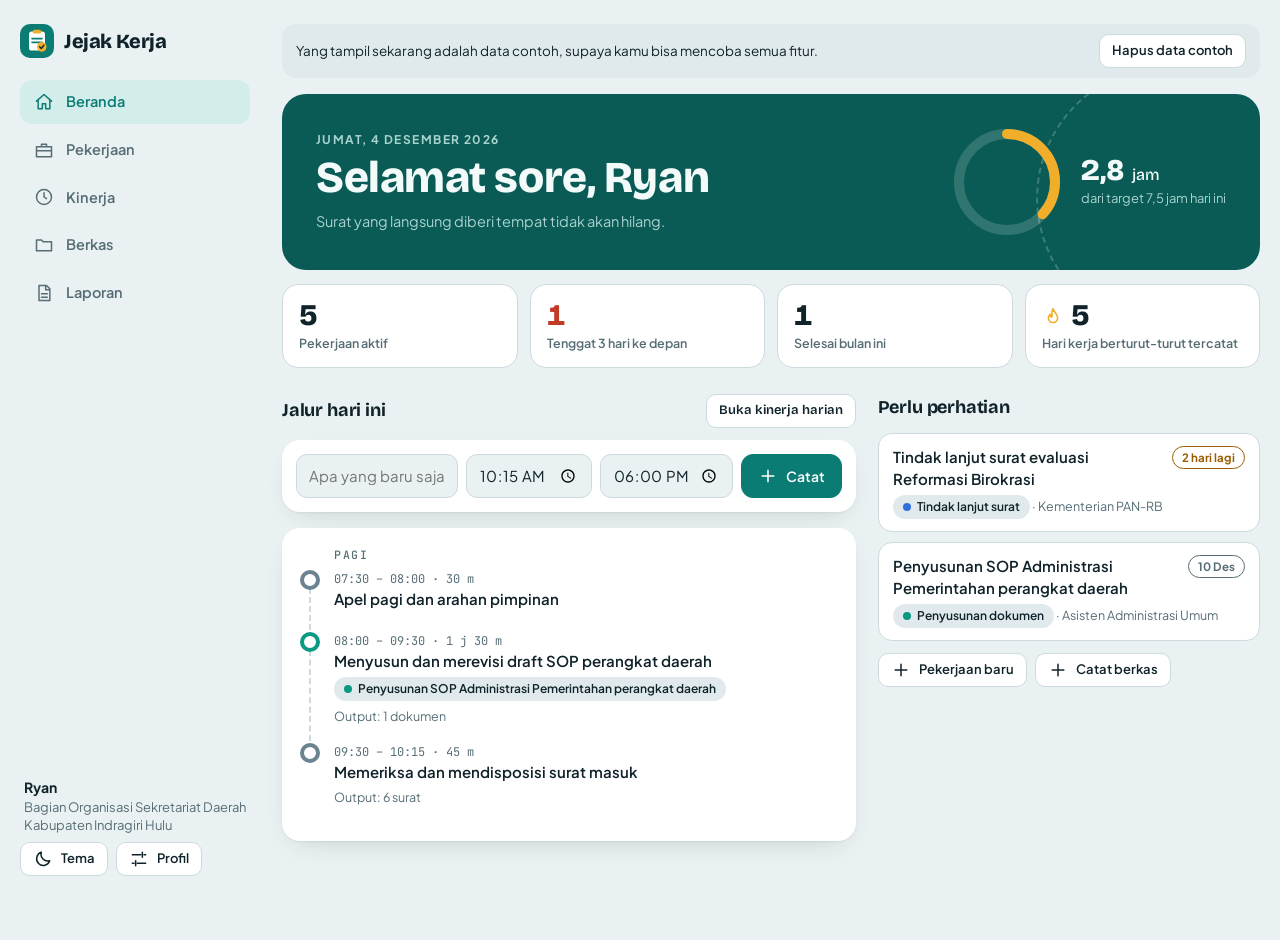
<file: Jejak-Kerja.html>
<!doctype html>
<html lang="id">
<head>
<meta charset="utf-8">
<meta name="viewport" content="width=device-width,initial-scale=1,viewport-fit=cover">
<style>:root{color-scheme:light;padding-top:env(safe-area-inset-top,0px);padding-bottom:env(safe-area-inset-bottom,0px)}[hidden]{display:none!important}img{max-width:100%}</style>
<title>Jejak Kerja</title>
<meta name="claude:viewport-fit-sides" content="cover">
<meta name="theme-color" content="#0A7C74">
<meta name="mobile-web-app-capable" content="yes">
<meta name="apple-mobile-web-app-capable" content="yes">
<meta name="apple-mobile-web-app-title" content="Jejak Kerja">
<meta name="apple-mobile-web-app-status-bar-style" content="default">
<link rel="icon" type="image/png" href="[data-uri]">
<link rel="apple-touch-icon" href="[data-uri]">
<link rel="preconnect" href="https://fonts.googleapis.com">
<link rel="preconnect" href="https://fonts.gstatic.com" crossorigin>
<link rel="stylesheet" href="https://fonts.googleapis.com/css2?family=Bricolage+Grotesque:opsz,wght@12..96,600..800&family=JetBrains+Mono:wght@400;500&family=Plus+Jakarta+Sans:wght@400..700&display=swap">
<style>
/* Layout: sidebar + konten di desktop, tab bawah di ponsel. Hero teal pekat sebagai satu-satunya blok bold; sisanya tenang.
   Motif "jejak": garis putus-putus bernoda di linimasa hari ini. */
:root{
  --bg:#EAF1F2; --surface:#FFFFFF; --surface2:#E0EAEC; --ink:#10232A; --muted:#566D75; --line:#CCDADD;
  --accent:#0A7C74; --accent-ink:#FFFFFF; --accent-soft:#D3EDEA;
  --hero:#0A5A55; --hero-ink:#F2FBFA; --hero-muted:#A9D3CF;
  --sun:#F0AE2B; --sun-ink:#3A2900;
  --bad:#C23B27; --good:#23794A; --warn:#9A5F06;
  --c-surat:#2F6FDE; --c-dokumen:#0A9A84; --c-rapat:#D9822B; --c-monev:#8A5CD6; --c-dinas:#D64F7A; --c-lain:#6B8290;
  --shadow:0 1px 2px rgba(16,35,42,.06),0 10px 28px -14px rgba(16,35,42,.22);
  --f-display:'Bricolage Grotesque','Segoe UI',system-ui,sans-serif;
  --f-body:'Plus Jakarta Sans','Segoe UI',system-ui,-apple-system,sans-serif;
  --f-mono:'JetBrains Mono',ui-monospace,SFMono-Regular,Menlo,Consolas,monospace;
}
@media (prefers-color-scheme:dark){:root:not([data-theme="light"]){
  --bg:#0B181C; --surface:#12252A; --surface2:#1A3036; --ink:#E5F0F0; --muted:#8CA7AD; --line:#26414A;
  --accent:#3CC4B6; --accent-ink:#06201D; --accent-soft:#17413F;
  --hero:#0F3B3A; --hero-ink:#EAF8F6; --hero-muted:#8FC3BE;
  --sun:#F5C04F; --sun-ink:#3A2900;
  --bad:#FF8A73; --good:#5CD08C; --warn:#F2B552;
  --c-surat:#6C9BFF; --c-dokumen:#3CC4B6; --c-rapat:#F2A24D; --c-monev:#B08CFF; --c-dinas:#FF7FA6; --c-lain:#93A9B4;
  --shadow:0 1px 2px rgba(0,0,0,.3),0 10px 28px -14px rgba(0,0,0,.6);
  color-scheme:dark}}
:root[data-theme="dark"]{
  --bg:#0B181C; --surface:#12252A; --surface2:#1A3036; --ink:#E5F0F0; --muted:#8CA7AD; --line:#26414A;
  --accent:#3CC4B6; --accent-ink:#06201D; --accent-soft:#17413F;
  --hero:#0F3B3A; --hero-ink:#EAF8F6; --hero-muted:#8FC3BE;
  --sun:#F5C04F; --sun-ink:#3A2900;
  --bad:#FF8A73; --good:#5CD08C; --warn:#F2B552;
  --c-surat:#6C9BFF; --c-dokumen:#3CC4B6; --c-rapat:#F2A24D; --c-monev:#B08CFF; --c-dinas:#FF7FA6; --c-lain:#93A9B4;
  --shadow:0 1px 2px rgba(0,0,0,.3),0 10px 28px -14px rgba(0,0,0,.6);
  color-scheme:dark}

*{box-sizing:border-box}
html{-webkit-text-size-adjust:100%}
body{margin:0;background:var(--bg);color:var(--ink);font-family:var(--f-body);font-size:15px;line-height:1.5;
  padding-left:max(16px,env(safe-area-inset-left,0px));padding-right:max(16px,env(safe-area-inset-right,0px));
  padding-block:0 96px;min-height:100%}
button,input,select,textarea{font:inherit;color:inherit}
button{cursor:pointer}
a{color:var(--accent)}
h1,h2,h3{font-family:var(--f-display);margin:0;text-wrap:balance;letter-spacing:-.01em}
:focus-visible{outline:2px solid var(--accent);outline-offset:2px}
.ic{width:20px;height:20px;fill:none;stroke:currentColor;stroke-width:1.8;stroke-linecap:round;stroke-linejoin:round;flex:none}
.mono{font-family:var(--f-mono);font-variant-numeric:tabular-nums}
.muted{color:var(--muted)}
.sr{position:absolute;width:1px;height:1px;overflow:hidden;clip:rect(0 0 0 0)}

/* ---- kerangka ---- */
.app{max-width:1240px;margin:0 auto;display:grid;grid-template-columns:1fr;gap:0}
.side{display:none}
.top{position:sticky;top:env(safe-area-inset-top,0px);z-index:20;display:flex;align-items:center;justify-content:space-between;
  gap:12px;padding:12px 0;background:var(--bg)}
.brand{display:flex;align-items:center;gap:10px;font-family:var(--f-display);font-weight:800;font-size:20px;letter-spacing:-.02em}
.brand svg{width:34px;height:34px;border-radius:10px;flex:none}
.top-actions{display:flex;gap:6px}
.iconbtn{width:40px;height:40px;border-radius:12px;border:1px solid var(--line);background:var(--surface);display:grid;place-items:center}
.iconbtn:hover{background:var(--surface2)}
.main{min-width:0;padding-bottom:24px}
.tabbar{position:fixed;left:0;right:0;bottom:0;z-index:30;display:grid;grid-template-columns:repeat(5,1fr);gap:2px;
  background:var(--surface);border-top:1px solid var(--line);
  padding:6px max(10px,env(safe-area-inset-right,0px)) calc(6px + env(safe-area-inset-bottom,0px)) max(10px,env(safe-area-inset-left,0px))}
.tab{display:flex;flex-direction:column;align-items:center;gap:2px;padding:6px 2px;border-radius:12px;text-decoration:none;color:var(--muted);font-size:11px;font-weight:600}
.tab[aria-current="page"]{color:var(--accent);background:var(--accent-soft)}

@media (min-width:900px){
  body{padding-bottom:40px}
  .app{grid-template-columns:230px minmax(0,1fr);gap:32px}
  .top,.tabbar{display:none}
  .side{display:flex;flex-direction:column;gap:22px;position:sticky;top:env(safe-area-inset-top,0px);align-self:start;padding:24px 0;height:100vh;max-height:100dvh}
  .side nav{display:grid;gap:4px}
  .side .tab{flex-direction:row;gap:12px;padding:11px 14px;font-size:14.5px}
  .side .foot{margin-top:auto;display:grid;gap:8px}
  .main{padding-top:24px}
}
.side .who{font-size:13px;color:var(--muted);line-height:1.4;padding:0 4px}
.side .who b{display:block;color:var(--ink);font-size:14px}

/* ---- umum ---- */
.page-head{display:flex;flex-wrap:wrap;align-items:flex-end;justify-content:space-between;gap:12px;margin:8px 0 18px}
.page-head h1{font-size:clamp(26px,5vw,34px);font-weight:800}
.page-head p{margin:4px 0 0;color:var(--muted);max-width:60ch}
.btn{display:inline-flex;align-items:center;justify-content:center;gap:8px;min-height:42px;padding:0 16px;border-radius:12px;border:1px solid var(--line);
  background:var(--surface);font-weight:600;font-size:14px;text-decoration:none;color:var(--ink)}
.btn:hover{background:var(--surface2)}
.btn.primary{background:var(--accent);border-color:var(--accent);color:var(--accent-ink)}
.btn.primary:hover{filter:brightness(1.08)}
.btn.danger{color:var(--bad)}
.btn.sm{min-height:34px;padding:0 12px;font-size:13px;border-radius:10px}
.btn.sun{background:var(--sun);border-color:var(--sun);color:var(--sun-ink)}
.row{display:flex;flex-wrap:wrap;gap:8px;align-items:center}
.card{background:var(--surface);border-radius:18px;box-shadow:var(--shadow)}
.section{margin-top:26px}
.section>h2{font-size:18px;font-weight:700;margin-bottom:12px;display:flex;align-items:center;justify-content:space-between;gap:10px}
.chip{display:inline-flex;align-items:center;gap:6px;padding:3px 10px;border-radius:999px;background:var(--surface2);font-size:12px;font-weight:600;color:var(--ink);max-width:100%}
.chip i{width:8px;height:8px;border-radius:50%;background:var(--dot,var(--c-lain));flex:none}
.chip span{overflow:hidden;text-overflow:ellipsis;white-space:nowrap}
.pill{display:inline-flex;align-items:center;padding:2px 9px;border-radius:999px;font-size:11.5px;font-weight:700;border:1px solid currentColor;white-space:nowrap}
.pill.baru{color:var(--muted)} .pill.proses{color:var(--accent)} .pill.menunggu{color:var(--warn)} .pill.selesai{color:var(--good)}
.pill.bad{color:var(--bad)} .pill.warn{color:var(--warn)} .pill.ok{color:var(--muted)}
.empty{padding:28px 18px;text-align:center;color:var(--muted);border:1.5px dashed var(--line);border-radius:16px}
.empty b{display:block;color:var(--ink);font-family:var(--f-display);font-size:17px;margin-bottom:4px}
.banner{display:flex;flex-wrap:wrap;align-items:center;justify-content:space-between;gap:10px;margin-bottom:16px;padding:10px 14px;border-radius:14px;background:var(--surface2);font-size:13.5px}

/* ---- beranda ---- */
.hero{background:var(--hero);color:var(--hero-ink);border-radius:24px;padding:24px;display:grid;gap:20px;grid-template-columns:1fr;align-items:center;position:relative;overflow:hidden}
.hero::after{content:"";position:absolute;right:-40px;bottom:-60px;width:260px;height:260px;border-radius:50%;border:2px dashed color-mix(in srgb,var(--hero-ink) 22%,transparent);pointer-events:none}
.hero .eyebrow{font-size:12px;letter-spacing:.12em;text-transform:uppercase;color:var(--hero-muted);font-weight:700}
.hero h1{font-size:clamp(28px,6vw,44px);font-weight:800;line-height:1.05;margin:6px 0 10px}
.hero p{margin:0;color:var(--hero-muted);max-width:46ch;font-size:14.5px}
.ring{display:flex;align-items:center;gap:16px;position:relative;z-index:1}
.ring svg{width:116px;height:116px;flex:none}
.ring .num{font-family:var(--f-display);font-weight:800;font-size:30px;line-height:1}
.ring .sub{font-size:13px;color:var(--hero-muted);margin-top:4px}
@media (min-width:700px){.hero{grid-template-columns:1fr auto;padding:30px 34px}}
.tiles{display:grid;grid-template-columns:repeat(auto-fit,minmax(150px,1fr));gap:12px;margin-top:14px}
.tile{background:var(--surface);border:1px solid var(--line);border-radius:16px;padding:14px 16px;display:grid;gap:2px;text-align:left}
.tile .v{font-family:var(--f-display);font-weight:800;font-size:30px;line-height:1.1;font-variant-numeric:tabular-nums}
.tile .l{font-size:12.5px;color:var(--muted);font-weight:600}
.tile.hot .v{color:var(--bad)}
.tile .v .ic{width:22px;height:22px;color:var(--sun);vertical-align:-3px}
.two{display:grid;gap:22px;grid-template-columns:1fr}
@media (min-width:1000px){.two{grid-template-columns:minmax(0,1.5fr) minmax(0,1fr)}}
.quick{display:grid;grid-template-columns:1fr;gap:8px;padding:14px;margin-bottom:16px}
.quick .qrow{display:grid;grid-template-columns:1fr 1fr auto;gap:8px}
@media (min-width:560px){.quick{grid-template-columns:1fr auto auto auto}.quick .qrow{display:contents}}
.trail{position:relative;margin:0;padding:0;list-style:none;display:grid;gap:0}
.band{font-family:var(--f-mono);font-size:11.5px;letter-spacing:.14em;text-transform:uppercase;color:var(--muted);font-weight:500;margin:14px 0 4px 34px}
.band:first-child{margin-top:0}
.node{position:relative;display:grid;grid-template-columns:28px 1fr;gap:6px;padding:0 0 14px}
.node::before{content:"";position:absolute;left:9px;top:20px;bottom:0;border-left:2px dashed var(--line)}
.node:last-child::before{display:none}
.node .dot{width:20px;height:20px;border-radius:50%;background:var(--surface);border:4px solid var(--dot,var(--c-lain));margin-top:2px;z-index:1}
.node .body{min-width:0;padding:2px 0}
.node .t,.node .u,.node .meta{display:block}
.node .meta{display:flex}
.node .t{font-family:var(--f-mono);font-size:12px;color:var(--muted)}
.node .u{font-weight:600;overflow-wrap:anywhere}
.node .meta{display:flex;flex-wrap:wrap;gap:6px;margin-top:4px;align-items:center;font-size:12.5px;color:var(--muted)}
.node button.edit{all:unset;cursor:pointer;display:block;width:100%}
.node button.edit:focus-visible{outline:2px solid var(--accent);outline-offset:3px;border-radius:6px}
.hint{margin:0 0 0 34px;color:var(--muted);font-size:13px;padding-bottom:10px}
.alist{display:grid;gap:10px}
.aitem{display:grid;grid-template-columns:1fr auto;gap:4px 10px;padding:12px 14px;border:1px solid var(--line);border-radius:14px;background:var(--surface);text-align:left;width:100%}
.aitem:hover{background:var(--surface2)}
.aitem .n{font-weight:600;overflow-wrap:anywhere}
.aitem .s{grid-column:1/-1;font-size:12.5px;color:var(--muted)}

/* ---- pekerjaan ---- */
.toolbar{display:flex;flex-wrap:wrap;gap:10px;align-items:center;margin-bottom:14px}
.search{position:relative;flex:1 1 220px;min-width:0}
.search .ic{position:absolute;left:12px;top:11px;color:var(--muted);width:18px;height:18px}
.search input{padding-left:38px}
.filters{display:flex;gap:6px;overflow-x:auto;padding-bottom:4px;margin-bottom:14px;scrollbar-width:thin}
.fchip{border:1px solid var(--line);background:var(--surface);border-radius:999px;padding:6px 14px;font-size:13px;font-weight:600;white-space:nowrap;color:var(--muted)}
.fchip[aria-pressed="true"]{background:var(--ink);color:var(--bg);border-color:var(--ink)}
.fchip b{font-family:var(--f-mono);font-weight:500;margin-left:4px;opacity:.8}
.grid{display:grid;grid-template-columns:repeat(auto-fill,minmax(min(100%,310px),1fr));gap:14px}
.wcard{padding:16px;display:grid;gap:10px;align-content:start;position:relative;border:1px solid transparent}
.wcard:hover{border-color:var(--line)}
.wcard.done{opacity:.72}
.wcard .top2{display:flex;justify-content:space-between;align-items:center;gap:8px}
.wcard h3{font-size:17px;font-weight:700;line-height:1.25;overflow-wrap:anywhere}
.wcard h3 button{all:unset;cursor:pointer}
.wcard h3 button:focus-visible{outline:2px solid var(--accent);outline-offset:3px;border-radius:4px}
.wcard h3 button::after{content:"";position:absolute;inset:0;border-radius:18px}
.wcard .sub{font-size:13px;color:var(--muted);overflow-wrap:anywhere}
.checkbtn{position:relative;z-index:2;width:30px;height:30px;border-radius:50%;border:2px solid var(--line);background:var(--surface);display:grid;place-items:center;color:transparent;flex:none}
.checkbtn:hover{border-color:var(--good);color:var(--good)}
.checkbtn.on{background:var(--good);border-color:var(--good);color:#fff}
.bar{height:6px;border-radius:99px;background:var(--surface2);overflow:hidden}
.bar>i{display:block;height:100%;background:var(--accent);border-radius:99px}
.wfoot{display:flex;flex-wrap:wrap;gap:8px;align-items:center;font-size:12.5px;color:var(--muted)}
.wfoot .sp{flex:1}
.prio{font-size:11px;font-weight:800;letter-spacing:.06em;text-transform:uppercase;color:var(--bad)}
.prio.p{color:var(--warn)}

/* ---- kinerja ---- */
.week{display:grid;grid-template-columns:repeat(7,minmax(0,1fr));gap:6px;margin-bottom:16px}
.wd{border:1px solid var(--line);background:var(--surface);border-radius:14px;padding:8px 2px 8px;display:grid;justify-items:center;gap:4px;font-size:11px;color:var(--muted);font-weight:600}
.wd b{font-family:var(--f-display);font-size:18px;color:var(--ink);line-height:1}
.wd .meter{width:60%;max-width:34px;height:30px;border-radius:6px;background:var(--surface2);display:flex;align-items:flex-end;overflow:hidden}
.wd .meter i{display:block;width:100%;background:var(--accent)}
.wd[aria-current="date"]{border-color:var(--accent);background:var(--accent-soft)}
.wd.we{opacity:.7}
.datebar{display:flex;flex-wrap:wrap;gap:8px;align-items:center;margin-bottom:14px}
.datebar .grow{flex:1}
.tpl{display:flex;gap:6px;overflow-x:auto;padding-bottom:4px;margin:10px 0 16px}
.totals{display:flex;flex-wrap:wrap;gap:14px;align-items:center;padding:12px 16px;border-radius:14px;background:var(--surface2);margin-top:6px;font-size:13.5px}
.totals b{font-family:var(--f-mono);font-weight:500;font-size:15px}
.lrow{display:grid;grid-template-columns:auto 1fr;gap:4px 14px;padding:14px 16px;border-bottom:1px solid var(--line);width:100%;text-align:left;background:none;border-left:0;border-right:0;border-top:0}
.lrow:last-child{border-bottom:0}
.lrow:hover{background:var(--surface2)}
.lrow .tm{font-family:var(--f-mono);font-size:13px;color:var(--muted);grid-row:span 2;padding-top:2px;white-space:nowrap}
.lrow .tm small{display:block;font-size:11.5px;opacity:.85}
.lrow .tx{font-weight:600;overflow-wrap:anywhere}
.lrow .mt{display:flex;flex-wrap:wrap;gap:6px;align-items:center;font-size:12.5px;color:var(--muted)}

/* ---- berkas ---- */
.frow{display:grid;grid-template-columns:40px 1fr auto;gap:12px;align-items:center;padding:12px 14px;border-bottom:1px solid var(--line)}
.frow:last-child{border-bottom:0}
.ficon{width:40px;height:40px;border-radius:12px;background:var(--surface2);display:grid;place-items:center;color:var(--accent)}
.fmain{min-width:0}
.fmain .n{font-weight:600;overflow-wrap:anywhere}
.fmain .m{font-size:12.5px;color:var(--muted);overflow-wrap:anywhere}
.fact{display:flex;gap:6px;flex-wrap:wrap;justify-content:flex-end}

/* ---- laporan ---- */
.rlayout{display:grid;gap:18px;grid-template-columns:1fr}
@media (min-width:1000px){.rlayout{grid-template-columns:290px minmax(0,1fr);align-items:start}}
.panel{padding:18px;display:grid;gap:14px}
.seg{display:grid;grid-template-columns:1fr 1fr;gap:4px;background:var(--surface2);padding:4px;border-radius:12px}
.seg button{border:0;background:none;padding:8px;border-radius:9px;font-weight:600;font-size:13px;color:var(--muted)}
.seg button[aria-pressed="true"]{background:var(--surface);color:var(--ink);box-shadow:var(--shadow)}
#paper,.rlayout>*{min-width:0}
.paper{background:#fff;color:#111;border-radius:6px;padding:26px 24px;box-shadow:var(--shadow);overflow-x:auto}
.paper h2{font-family:'Times New Roman',Times,serif;text-align:center;font-size:17px;letter-spacing:.04em;margin:0 0 2px;text-transform:uppercase}
.paper .per{text-align:center;font-size:13px;margin-bottom:14px;color:#333}
.paper dl{display:grid;grid-template-columns:auto 1fr;gap:2px 12px;font-size:13px;margin:0 0 14px}
.paper dt{color:#444} .paper dd{margin:0}
.paper table{border-collapse:collapse;width:100%;min-width:640px;font-size:12.5px}
.paper th,.paper td{border:1px solid #444;padding:5px 7px;vertical-align:top;text-align:left}
.paper th{background:#e8ecec}
.paper .sum{margin:10px 0 0;font-size:12.5px;color:#333}
.paper .sign{display:grid;grid-template-columns:1fr 1fr;gap:20px;margin-top:26px;font-size:13px;min-width:640px}
.paper .sign div{display:grid;gap:0;align-content:start}
.paper .sign .sp{height:54px}
.paper .sign .r{text-align:left}

/* ---- dialog ---- */
dialog{border:0;padding:0;border-radius:22px;background:var(--surface);color:var(--ink);width:min(680px,calc(100vw - 20px));max-height:calc(100dvh - 20px);box-shadow:0 30px 80px -20px rgba(0,0,0,.5)}
dialog::backdrop{background:rgba(7,18,21,.6)}
dialog[open]{display:flex;flex-direction:column}
.dh{display:flex;align-items:center;justify-content:space-between;gap:10px;padding:16px 20px;border-bottom:1px solid var(--line)}
.dh h2{font-size:20px;font-weight:800}
.db{padding:18px 20px;overflow-y:auto;display:grid;gap:14px}
.df{display:flex;flex-wrap:wrap;gap:8px;justify-content:flex-end;padding:14px 20px;border-top:1px solid var(--line)}
.df .sp{flex:1}
.fgrid{display:grid;gap:12px;grid-template-columns:1fr 1fr}
.fgrid .full{grid-column:1/-1}
@media (max-width:520px){.fgrid{grid-template-columns:1fr}}
.field{display:grid;gap:5px;min-width:0}
.field>label,.lbl{font-size:11.5px;font-weight:700;letter-spacing:.07em;text-transform:uppercase;color:var(--muted)}
input[type=text],input[type=date],input[type=time],input[type=number],input[type=search],select,textarea{width:100%;min-height:42px;padding:9px 12px;border-radius:11px;border:1px solid var(--line);background:var(--bg);font-size:15px}
textarea{resize:vertical;min-height:84px}
.sub-row{display:grid;grid-template-columns:auto 1fr auto;gap:8px;align-items:center}
.sub-row input[type=checkbox]{width:20px;height:20px;accent-color:var(--accent)}
.mini-list{display:grid;gap:6px}
.mini{display:grid;grid-template-columns:1fr auto;gap:8px;align-items:center;padding:8px 12px;border:1px solid var(--line);border-radius:12px;font-size:13.5px}
.mini span{overflow-wrap:anywhere}
.err{color:var(--bad);font-size:13px;font-weight:600;min-height:1em}

/* ---- toast & confetti ---- */
.toast{position:fixed;left:50%;transform:translateX(-50%);bottom:calc(86px + env(safe-area-inset-bottom,0px));z-index:100;background:var(--ink);color:var(--bg);padding:10px 18px;border-radius:999px;font-weight:600;font-size:14px;box-shadow:var(--shadow);max-width:calc(100vw - 32px)}
@media (min-width:900px){.toast{bottom:28px}}
.confetti{position:fixed;inset:0;pointer-events:none;z-index:200;overflow:hidden}
.confetti i{position:absolute;width:8px;height:12px;border-radius:2px}
@media (prefers-reduced-motion:reduce){*{animation:none!important;transition:none!important;scroll-behavior:auto!important}}
</style>


</head>
<body>

<svg width="0" height="0" style="position:absolute" aria-hidden="true" focusable="false"><defs>
<symbol id="i-home" viewBox="0 0 24 24"><path d="M3 11l9-8 9 8M5 10v10h5v-6h4v6h5V10"/></symbol>
<symbol id="i-work" viewBox="0 0 24 24"><path d="M3 8h18v12H3zM9 8V5h6v3M3 13h18"/></symbol>
<symbol id="i-clock" viewBox="0 0 24 24"><circle cx="12" cy="12" r="9"/><path d="M12 7v5l3 2"/></symbol>
<symbol id="i-folder" viewBox="0 0 24 24"><path d="M3 6h6l2 2h10v11H3z"/></symbol>
<symbol id="i-report" viewBox="0 0 24 24"><path d="M6 3h9l4 4v14H6zM14 3v5h5M9 13h7M9 17h7"/></symbol>
<symbol id="i-set" viewBox="0 0 24 24"><path d="M4 7h10M18 7h2M4 17h2M10 17h10M16 4v6M8 14v6"/></symbol>
<symbol id="i-plus" viewBox="0 0 24 24"><path d="M12 5v14M5 12h14"/></symbol>
<symbol id="i-search" viewBox="0 0 24 24"><circle cx="11" cy="11" r="7"/><path d="M20 20l-4-4"/></symbol>
<symbol id="i-check" viewBox="0 0 24 24"><path d="M5 12l5 5 9-10"/></symbol>
<symbol id="i-trash" viewBox="0 0 24 24"><path d="M4 7h16M9 7V4h6v3M6 7l1 13h10l1-13"/></symbol>
<symbol id="i-link" viewBox="0 0 24 24"><path d="M10 14a4 4 0 0 0 5.7 0l3-3a4 4 0 0 0-5.7-5.7l-1 1M14 10a4 4 0 0 0-5.7 0l-3 3a4 4 0 0 0 5.7 5.7l1-1"/></symbol>
<symbol id="i-file" viewBox="0 0 24 24"><path d="M6 3h9l4 4v14H6zM14 3v5h5"/></symbol>
<symbol id="i-down" viewBox="0 0 24 24"><path d="M12 4v11M7 10l5 5 5-5M5 20h14"/></symbol>
<symbol id="i-up" viewBox="0 0 24 24"><path d="M12 16V5M7 10l5-5 5 5M5 20h14"/></symbol>
<symbol id="i-sun" viewBox="0 0 24 24"><circle cx="12" cy="12" r="4"/><path d="M12 2v2M12 20v2M2 12h2M20 12h2M5 5l1.5 1.5M17.5 17.5L19 19M5 19l1.5-1.5M17.5 6.5L19 5"/></symbol>
<symbol id="i-moon" viewBox="0 0 24 24"><path d="M20 14A8 8 0 0 1 10 4a8 8 0 1 0 10 10z"/></symbol>
<symbol id="i-x" viewBox="0 0 24 24"><path d="M6 6l12 12M18 6L6 18"/></symbol>
<symbol id="i-l" viewBox="0 0 24 24"><path d="M15 5l-7 7 7 7"/></symbol>
<symbol id="i-r" viewBox="0 0 24 24"><path d="M9 5l7 7-7 7"/></symbol>
<symbol id="i-copy" viewBox="0 0 24 24"><path d="M8 8h12v12H8zM4 16V4h12"/></symbol>
<symbol id="i-flame" viewBox="0 0 24 24"><path d="M12 3c1 4 5 5 5 10a5 5 0 0 1-10 0c0-2 1-3 2-4 0 2 1 3 2 3 0-3-1-6 1-9z"/></symbol>
<symbol id="i-cal" viewBox="0 0 24 24"><path d="M4 6h16v14H4zM4 10h16M8 3v4M16 3v4"/></symbol>
<symbol id="i-alert" viewBox="0 0 24 24"><path d="M12 4l9 16H3zM12 10v4M12 17v.5"/></symbol>
<symbol id="i-edit" viewBox="0 0 24 24"><path d="M4 20h4L19 9l-4-4L4 16zM13 7l4 4"/></symbol>
</defs></svg>

<div class="app">
  <aside class="side" aria-label="Navigasi utama">
    <div class="brand" id="brandSide"></div>
    <nav id="navSide"></nav>
    <div class="foot">
      <div class="who" id="whoSide"></div>
      <div class="row">
        <button class="btn sm" data-act="theme" type="button" aria-label="Ganti tema"><svg class="ic"><use href="#i-moon"/></svg>Tema</button>
        <button class="btn sm" data-act="settings" type="button"><svg class="ic"><use href="#i-set"/></svg>Profil</button>
      </div>
    </div>
  </aside>
  <div class="main">
    <header class="top">
      <div class="brand" id="brandTop"></div>
      <div class="top-actions">
        <button class="iconbtn" data-act="theme" type="button" aria-label="Ganti tema"><svg class="ic"><use href="#i-moon"/></svg></button>
        <button class="iconbtn" data-act="settings" type="button" aria-label="Profil dan pengaturan"><svg class="ic"><use href="#i-set"/></svg></button>
      </div>
    </header>
    <main id="view" tabindex="-1"></main>
  </div>
</div>
<nav class="tabbar" id="navBar" aria-label="Navigasi utama"></nav>
<dialog id="dlg" aria-labelledby="dlgTitle"></dialog>
<div id="toastHost" aria-live="polite"></div>
<div class="confetti" id="confetti" aria-hidden="true"></div>

<script>
(function(){
'use strict';

/* ================= PWA: manifest ditanam di dalam file ================= */
try{
  var base=location.href.split('#')[0];
  var manifest={name:'Jejak Kerja',short_name:'Jejak Kerja',description:'Rekap pekerjaan, berkas, dan kinerja harian',
    start_url:base,scope:base.replace(/[^\/]*$/,''),display:'standalone',background_color:'#0B181C',theme_color:'#0A7C74',lang:'id',
    icons:[{src:'[data-uri]',sizes:'192x192',type:'image/png',purpose:'any'},
           {src:'[data-uri]',sizes:'512x512',type:'image/png',purpose:'any'},
           {src:'[data-uri]',sizes:'512x512',type:'image/png',purpose:'maskable'}]};
  var ml=document.createElement('link');ml.rel='manifest';
  ml.href=URL.createObjectURL(new Blob([JSON.stringify(manifest)],{type:'application/manifest+json'}));
  document.head.appendChild(ml);
}catch(e){}

/* ================= util ================= */
var $=function(s,r){return (r||document).querySelector(s)};
var $$=function(s,r){return Array.prototype.slice.call((r||document).querySelectorAll(s))};
var esc=function(s){return String(s==null?'':s).replace(/[&<>"']/g,function(c){return {'&':'&amp;','<':'&lt;','>':'&gt;','"':'&quot;',"'":'&#39;'}[c]})};
var uid=function(){return Math.random().toString(36).slice(2,9)+Date.now().toString(36).slice(-4)};
var pad=function(n){return String(n).padStart(2,'0')};
var iso=function(d){return d.getFullYear()+'-'+pad(d.getMonth()+1)+'-'+pad(d.getDate())};
var fromIso=function(s){var p=s.split('-').map(Number);return new Date(p[0],p[1]-1,p[2])};
var addDays=function(s,n){var d=fromIso(s);d.setDate(d.getDate()+n);return iso(d)};
var today=function(){return iso(new Date())};
var DAYS=['Minggu','Senin','Selasa','Rabu','Kamis','Jumat','Sabtu'];
var MONTHS=['Januari','Februari','Maret','April','Mei','Juni','Juli','Agustus','September','Oktober','November','Desember'];
var fmtLong=function(s){var d=fromIso(s);return DAYS[d.getDay()]+', '+d.getDate()+' '+MONTHS[d.getMonth()]+' '+d.getFullYear()};
var fmtDate=function(s){if(!s)return '';var d=fromIso(s);return d.getDate()+' '+MONTHS[d.getMonth()]+' '+d.getFullYear()};
var fmtShort=function(s){if(!s)return '';var d=fromIso(s);return d.getDate()+' '+MONTHS[d.getMonth()].slice(0,3)};
var toMin=function(t){var p=t.split(':').map(Number);return p[0]*60+p[1]};
var fromMin=function(m){m=Math.max(0,Math.min(1439,m));return pad(Math.floor(m/60))+':'+pad(m%60)};
var dur=function(l){return Math.max(0,toMin(l.selesai)-toMin(l.mulai))};
var fmtDur=function(min){var h=Math.floor(min/60),m=min%60;return h?(m?h+' j '+m+' m':h+' j'):m+' m'};
var fmtHours=function(min){return (Math.round(min/6)/10).toString().replace('.',',')};
var diffDays=function(a,b){return Math.round((fromIso(a)-fromIso(b))/86400000)};
var isWeekend=function(s){var g=fromIso(s).getDay();return g===0||g===6};
var ic=function(n,cls){return '<svg class="ic'+(cls?' '+cls:'')+'" aria-hidden="true"><use href="#i-'+n+'"/></svg>'};

/* ================= data ================= */
var KAT={surat:{n:'Tindak lanjut surat',c:'var(--c-surat)'},dokumen:{n:'Penyusunan dokumen',c:'var(--c-dokumen)'},rapat:{n:'Rapat & koordinasi',c:'var(--c-rapat)'},
  monev:{n:'Monev & pelaporan',c:'var(--c-monev)'},dinas:{n:'Perjalanan dinas',c:'var(--c-dinas)'},lain:{n:'Lainnya',c:'var(--c-lain)'}};
var STATUS={baru:'Baru',proses:'Diproses',menunggu:'Menunggu pihak lain',selesai:'Selesai'};
var PRIO={biasa:'Biasa',penting:'Penting',mendesak:'Mendesak'};
var JENIS=['Surat masuk','Surat keluar','Bahan / referensi','Draft dokumen','Dokumen final','Dokumentasi','Lainnya'];
var KEY='jejak-kerja:v1';
var db=null, mem=null;

function load(){try{var r=localStorage.getItem(KEY);if(r){var d=JSON.parse(r);if(d&&d.v===1)return d}}catch(e){}return mem}
function save(){mem=db;try{localStorage.setItem(KEY,JSON.stringify(db))}catch(e){}}

function seed(){
  var t=today(), P=function(n){return addDays(t,n)};
  var w1=uid(),w2=uid(),w3=uid(),w4=uid(),w5=uid(),w6=uid();
  var d={v:1,
    profile:{nama:'Ryan',nip:'',jabatan:'',unit:'Bagian Organisasi Sekretariat Daerah Kabupaten Indragiri Hulu',atasan:'',nipAtasan:'',jabatanAtasan:'',kota:'Rengat',targetJam:7.5},
    prefs:{theme:''},
    works:[
      {id:w1,sample:1,judul:'Penyusunan SOP Administrasi Pemerintahan perangkat daerah',kat:'dokumen',asal:'Asisten Administrasi Umum',noSurat:'060/ORG/145/2026',tglSurat:P(-9),tenggat:P(6),status:'proses',prio:'penting',dibuat:P(-8),
        catatan:'Draft dari 12 perangkat daerah sudah masuk. Tinggal pembahasan dan finalisasi.',
        subtasks:[{id:uid(),t:'Kumpulkan draft dari perangkat daerah',d:1},{id:uid(),t:'Periksa kesesuaian format',d:1},{id:uid(),t:'Rapat pembahasan bersama',d:0},{id:uid(),t:'Finalisasi dan usulan penetapan',d:0}]},
      {id:w2,sample:1,judul:'Tindak lanjut surat evaluasi Reformasi Birokrasi',kat:'surat',asal:'Kementerian PAN-RB',noSurat:'B/1432/RB.01/2026',tglSurat:P(-3),tenggat:P(2),status:'baru',prio:'mendesak',dibuat:P(-2),
        catatan:'Perlu jawaban tertulis dan data dukung dari tiga bagian.',subtasks:[{id:uid(),t:'Disposisi ke tim',d:1},{id:uid(),t:'Susun konsep surat balasan',d:0},{id:uid(),t:'Minta paraf dan tanda tangan',d:0}]},
      {id:w3,sample:1,judul:'Sosialisasi SOP kepada perangkat daerah',kat:'rapat',asal:'Kepala Bagian Organisasi',noSurat:'',tglSurat:'',tenggat:P(10),status:'proses',prio:'biasa',dibuat:P(-5),
        catatan:'Jadwal tiga gelombang. Bahan paparan sedang dirapikan.',subtasks:[{id:uid(),t:'Susun bahan paparan',d:1},{id:uid(),t:'Kirim undangan',d:0},{id:uid(),t:'Daftar hadir dan notulen',d:0}]},
      {id:w4,sample:1,judul:'Laporan kinerja triwulan IV Bagian Organisasi',kat:'monev',asal:'Sekretaris Daerah',noSurat:'',tglSurat:'',tenggat:P(15),status:'menunggu',prio:'biasa',dibuat:P(-12),
        catatan:'Menunggu rekap capaian dari subbagian.',subtasks:[]},
      {id:w5,sample:1,judul:'Rapat koordinasi Transformasi Budaya Kerja',kat:'rapat',asal:'Sekretaris Daerah',noSurat:'005/ORG/118/2026',tglSurat:P(-14),tenggat:P(-1),status:'selesai',prio:'penting',dibuat:P(-13),selesaiTgl:P(-1),
        catatan:'Notulen sudah dibagikan.',subtasks:[]},
      {id:w6,sample:1,judul:'Konsultasi kebijakan ke Biro Organisasi Provinsi',kat:'dinas',asal:'Kepala Bagian Organisasi',noSurat:'090/ORG/203/2026',tglSurat:P(-1),tenggat:P(20),status:'baru',prio:'biasa',dibuat:P(-1),
        catatan:'',subtasks:[{id:uid(),t:'Siapkan daftar pertanyaan',d:0},{id:uid(),t:'Surat tugas dan SPPD',d:0}]}
    ],
    files:[
      {id:uid(),sample:1,workId:w2,nama:'Surat evaluasi RB dari Kementerian',jenis:'Surat masuk',nomor:'B/1432/RB.01/2026',tgl:P(-3),lokasi:'Drive > Organisasi > RB 2026 > Surat Masuk',ket:'Sudah didisposisi'},
      {id:uid(),sample:1,workId:w1,nama:'Draft SOP AP gabungan v3',jenis:'Draft dokumen',nomor:'',tgl:P(-1),lokasi:'Laptop > Dokumen > SOP > Draft_SOP_AP_v3.docx',ket:'Revisi setelah masukan Asisten'},
      {id:uid(),sample:1,workId:w1,nama:'Surat permintaan draft SOP ke perangkat daerah',jenis:'Surat keluar',nomor:'060/ORG/145/2026',tgl:P(-9),lokasi:'Drive > Organisasi > SOP 2026 > Surat Keluar',ket:''},
      {id:uid(),sample:1,workId:w3,nama:'Bahan paparan sosialisasi SOP',jenis:'Bahan / referensi',nomor:'',tgl:P(-2),lokasi:'Drive > Organisasi > Sosialisasi > Paparan.pptx',ket:''},
      {id:uid(),sample:1,workId:w5,nama:'Notulen rapat Transformasi Budaya Kerja',jenis:'Dokumen final',nomor:'',tgl:P(-1),lokasi:'Drive > Organisasi > Budaya Kerja > Notulen',ket:''}
    ],
    logs:[]};
  var seq=[['07:30','08:00','Apel pagi dan arahan pimpinan','',  '', ''],
           ['08:00','09:30','Menyusun dan merevisi draft SOP perangkat daerah',w1,'1','dokumen'],
           ['09:30','10:15','Memeriksa dan mendisposisi surat masuk','','6','surat'],
           ['10:15','11:45','Rapat internal pembahasan sosialisasi SOP',w3,'1','kegiatan'],
           ['13:00','14:30','Menyusun konsep surat balasan evaluasi RB',w2,'1','konsep surat'],
           ['14:30','16:00','Merapikan bahan paparan sosialisasi',w3,'1','bahan']];
  var n=0;
  for(var back=0;back<=5&&n<5;back++){
    var day=P(-back); if(isWeekend(day))continue; n++;
    var upTo = back===0 ? 3 : seq.length;
    for(var i=0;i<upTo;i++){var s=seq[i]; if(back>0&&i===0)s=s.slice();
      d.logs.push({id:uid(),sample:1,tgl:day,mulai:s[0],selesai:s[1],uraian:s[2],workId:s[3],output:s[4],satuan:s[5],bukti:''})}
  }
  return d;
}

/* ================= state ================= */
var VIEWS=['beranda','pekerjaan','kinerja','berkas','laporan'];
var NAV={beranda:['home','Beranda'],pekerjaan:['work','Pekerjaan'],kinerja:['clock','Kinerja'],berkas:['folder','Berkas'],laporan:['report','Laporan']};
var ui={view:'beranda',wq:'',wf:'aktif',date:today(),fq:'',fj:'',rep:{jenis:'kinerja',per:'bulan',from:today(),to:today()}};
var workById=function(id){return db.works.filter(function(w){return w.id===id})[0]};
var logsOn=function(d){return db.logs.filter(function(l){return l.tgl===d})};
var byTime=function(a,b){return (a.tgl+a.mulai).localeCompare(b.tgl+b.mulai)};
var katOf=function(w){return w&&KAT[w.kat]?KAT[w.kat]:KAT.lain};

/* ================= toast & confetti ================= */
var toastT;
function toast(msg){var h=$('#toastHost');h.innerHTML='<div class="toast" role="status">'+esc(msg)+'</div>';clearTimeout(toastT);toastT=setTimeout(function(){h.innerHTML=''},2600)}
function confetti(){
  if(window.matchMedia&&matchMedia('(prefers-reduced-motion: reduce)').matches)return;
  var host=$('#confetti'),cols=['#F0AE2B','#0A9A84','#2F6FDE','#D64F7A','#8A5CD6'];
  for(var i=0;i<28;i++){
    var p=document.createElement('i');p.style.background=cols[i%cols.length];
    p.style.left=(35+Math.random()*30)+'%';p.style.top='55%';host.appendChild(p);
    var dx=(Math.random()-.5)*420,dy=-(160+Math.random()*260);
    if(p.animate){var a=p.animate([{transform:'translate(0,0) rotate(0)',opacity:1},{transform:'translate('+dx+'px,'+dy+'px) rotate('+(Math.random()*540)+'deg)',opacity:1,offset:.55},{transform:'translate('+(dx*1.2)+'px,'+(dy+520)+'px) rotate(720deg)',opacity:0}],{duration:1300+Math.random()*500,easing:'cubic-bezier(.2,.7,.3,1)'});
      a.onfinish=(function(el){return function(){el.remove()}})(p)}else p.remove();
  }
}

/* ================= IndexedDB untuk lampiran ================= */
var idbP=null;
function idb(){
  if(idbP)return idbP;
  idbP=new Promise(function(res,rej){
    try{var r=indexedDB.open('jejak-kerja-berkas',1);
      r.onupgradeneeded=function(){r.result.createObjectStore('f')};
      r.onsuccess=function(){res(r.result)};r.onerror=function(){rej(r.error)}}catch(e){rej(e)}
  });return idbP;
}
function idbDo(mode,fn){return idb().then(function(d){return new Promise(function(res,rej){var t=d.transaction('f',mode),s=t.objectStore('f'),q=fn(s);t.oncomplete=function(){res(q&&q.result)};t.onerror=function(){rej(t.error)}})})}
var idbPut=function(id,blob){return idbDo('readwrite',function(s){return s.put(blob,id)})};
var idbGet=function(id){return idbDo('readonly',function(s){return s.get(id)})};
var idbDel=function(id){return idbDo('readwrite',function(s){return s.delete(id)}).catch(function(){})};

function download(blob,name){
  var u=URL.createObjectURL(blob),a=document.createElement('a');
  a.href=u;a.download=name;document.body.appendChild(a);a.click();a.remove();setTimeout(function(){URL.revokeObjectURL(u)},4000);
}

/* ================= kerangka & navigasi ================= */
var LOGO='<svg viewBox="0 0 64 64" aria-hidden="true"><rect width="64" height="64" fill="#0A7C74"/><rect x="17" y="14" width="30" height="36" rx="5" fill="#fff"/><rect x="24" y="11" width="16" height="7" rx="3" fill="#F0AE2B"/><rect x="21" y="26" width="22" height="3" rx="1.5" fill="#0A7C74"/><rect x="21" y="33" width="22" height="3" rx="1.5" fill="#0A7C74"/><circle cx="41" cy="43" r="9" fill="#F0AE2B"/><path d="M37 43l3 3 5-6" stroke="#10232A" stroke-width="2.6" fill="none" stroke-linecap="round" stroke-linejoin="round"/></svg>';
function buildChrome(){
  $('#brandSide').innerHTML=LOGO+'<span>Jejak Kerja</span>';
  $('#brandTop').innerHTML=LOGO+'<span>Jejak Kerja</span>';
  var h=VIEWS.map(function(v){return '<a class="tab" href="#'+v+'" data-view="'+v+'">'+ic(NAV[v][0])+'<span>'+NAV[v][1]+'</span></a>'}).join('');
  $('#navSide').innerHTML=h;$('#navBar').innerHTML=h;
}
function paintChrome(){
  $$('.tab').forEach(function(a){if(a.dataset.view===ui.view)a.setAttribute('aria-current','page');else a.removeAttribute('aria-current')});
  var p=db.profile;
  $('#whoSide').innerHTML='<b>'+esc(p.nama||'Pegawai')+'</b>'+esc(p.unit||'Lengkapi profil untuk kop laporan');
}

function render(keepScroll){
  var map={beranda:renderHome,pekerjaan:renderWorks,kinerja:renderLogs,berkas:renderFiles,laporan:renderReport};
  paintChrome();
  document.title='Jejak Kerja';
  map[ui.view]();
  if(!keepScroll)window.scrollTo(0,0);
}
function route(){
  var h=(location.hash||'').replace('#','');
  ui.view=VIEWS.indexOf(h)>-1?h:'beranda';
  render();
}

/* ================= BERANDA ================= */
var QUOTES=['Satu catatan kecil hari ini menghemat satu jam mencari besok.','Surat yang langsung diberi tempat tidak akan hilang.',
  'Selesaikan yang mendesak dulu, rapikan yang penting sesudahnya.','Laporan bulanan paling ringan kalau dicicil tiap hari.','Berkas rapi, kepala tenang.',
  'Tulis hasilnya selagi masih segar di ingatan.'];
function greet(){var h=new Date().getHours();return h<11?'Selamat pagi':h<15?'Selamat siang':h<18?'Selamat sore':'Selamat malam'}
function streak(){
  var t=today(),n=0,d=t;
  if(logsOn(t).length)n=1;
  d=addDays(t,-1);
  for(var i=0;i<400;i++){
    if(isWeekend(d)){d=addDays(d,-1);continue}
    if(logsOn(d).length){n++;d=addDays(d,-1)}else break;
  }
  return n;
}
function renderHome(){
  var t=today(),logs=logsOn(t).sort(byTime),mins=logs.reduce(function(a,l){return a+dur(l)},0);
  var target=(db.profile.targetJam||7.5)*60,pct=Math.min(1,mins/target),C=2*Math.PI*48;
  var aktif=db.works.filter(function(w){return w.status!=='selesai'});
  var dekat=aktif.filter(function(w){return w.tenggat&&diffDays(w.tenggat,t)<=3});
  var bulan=t.slice(0,7);
  var selBulan=db.works.filter(function(w){return w.status==='selesai'&&(w.selesaiTgl||'').slice(0,7)===bulan}).length;
  var hasSample=db.works.some(function(w){return w.sample})||db.logs.some(function(l){return l.sample})||db.files.some(function(f){return f.sample});
  var q=QUOTES[Math.floor(new Date().getTime()/86400000)%QUOTES.length];
  var sn=db.profile.nama?', '+esc(db.profile.nama.split(' ')[0]):'';
  var h='';
  if(hasSample)h+='<div class="banner"><span>Yang tampil sekarang adalah data contoh, supaya kamu bisa mencoba semua fitur.</span><button class="btn sm" type="button" data-act="clearSample">Hapus data contoh</button></div>';
  h+='<section class="hero" aria-label="Ringkasan hari ini"><div style="position:relative;z-index:1"><div class="eyebrow">'+esc(fmtLong(t))+'</div><h1>'+greet()+sn+'</h1><p>'+esc(q)+'</p></div>'
   +'<div class="ring"><svg viewBox="0 0 116 116" role="img" aria-label="Jam kinerja terisi hari ini"><circle cx="58" cy="58" r="48" fill="none" stroke="rgba(255,255,255,.16)" stroke-width="10"/>'
   +'<circle cx="58" cy="58" r="48" fill="none" stroke="var(--sun)" stroke-width="10" stroke-linecap="round" stroke-dasharray="'+C.toFixed(1)+'" stroke-dashoffset="'+(C*(1-pct)).toFixed(1)+'" transform="rotate(-90 58 58)"/></svg>'
   +'<div><div class="num mono">'+fmtHours(mins)+' <span style="font-size:16px;font-weight:500">jam</span></div><div class="sub">dari target '+String(db.profile.targetJam||7.5).replace('.',',')+' jam hari ini</div></div></div></section>';
  var sk=streak();
  h+='<div class="tiles">'
   +'<button class="tile" type="button" data-go="pekerjaan"><span class="v">'+aktif.length+'</span><span class="l">Pekerjaan aktif</span></button>'
   +'<button class="tile'+(dekat.length?' hot':'')+'" type="button" data-go="pekerjaan"><span class="v">'+dekat.length+'</span><span class="l">Tenggat 3 hari ke depan</span></button>'
   +'<button class="tile" type="button" data-go="pekerjaan"><span class="v">'+selBulan+'</span><span class="l">Selesai bulan ini</span></button>'
   +'<button class="tile" type="button" data-go="kinerja"><span class="v">'+(sk?ic('flame'):'')+' '+sk+'</span><span class="l">Hari kerja berturut-turut tercatat</span></button></div>';

  var last=logs.length?logs[logs.length-1].selesai:'07:30';
  var now=new Date(),nowM=now.getHours()*60+now.getMinutes(),defEnd=Math.min(1439,Math.max(toMin(last)+30,Math.ceil(nowM/5)*5));
  if(defEnd<=toMin(last))defEnd=Math.min(1439,toMin(last)+60);
  h+='<div class="two"><section class="section"><h2>Jalur hari ini <button class="btn sm" type="button" data-go="kinerja">Buka kinerja harian</button></h2>'
   +'<form class="card quick" id="quick" autocomplete="off"><div class="field"><label class="sr" for="q-u">Kegiatan</label><input type="text" id="q-u" placeholder="Apa yang baru saja kamu kerjakan?" required></div>'
   +'<div class="qrow"><div class="field"><label class="sr" for="q-m">Mulai</label><input type="time" id="q-m" value="'+last+'" required></div>'
   +'<div class="field"><label class="sr" for="q-s">Selesai</label><input type="time" id="q-s" value="'+fromMin(defEnd)+'" required></div>'
   +'<button class="btn primary" type="submit">'+ic('plus')+'Catat</button></div></form>'
   +'<div class="card" style="padding:18px">'+trailHtml(logs)+'</div></section>';
  var att=aktif.slice().sort(function(a,b){return (a.tenggat||'9999').localeCompare(b.tenggat||'9999')}).filter(function(w){return w.prio==='mendesak'||(w.tenggat&&diffDays(w.tenggat,t)<=7)}).slice(0,5);
  h+='<section class="section"><h2>Perlu perhatian</h2><div class="alist">'+(att.length?att.map(function(w){
      var k=katOf(w);return '<button class="aitem" type="button" data-open-work="'+w.id+'"><span class="n">'+esc(w.judul)+'</span>'+dueBadge(w)+'<span class="s"><span class="chip" style="--dot:'+k.c+'"><i></i><span>'+esc(k.n)+'</span></span> '+(w.asal?'· '+esc(w.asal):'')+'</span></button>'}).join('')
    :'<div class="empty"><b>Tidak ada tenggat dekat</b>Pakai waktunya untuk merapikan berkas atau mulai pekerjaan berikutnya.</div>')+'</div>'
   +'<div class="row" style="margin-top:12px"><button class="btn sm" type="button" data-act="newWork">'+ic('plus')+'Pekerjaan baru</button><button class="btn sm" type="button" data-act="newFile">'+ic('plus')+'Catat berkas</button></div></section></div>';
  $('#view').innerHTML=h;
}
function trailHtml(logs){
  var bands=[['Pagi',0,720],['Siang',720,900],['Sore',900,1440]],h='<ul class="trail">';
  var any=false;
  bands.forEach(function(b){
    var items=logs.filter(function(l){var m=toMin(l.mulai);return m>=b[1]&&m<b[2]});
    if(!items.length)return;any=true;
    h+='<li class="band" aria-hidden="true">'+b[0]+'</li>';
    items.forEach(function(l){var w=workById(l.workId),k=katOf(w);
      h+='<li class="node" style="--dot:'+(w?k.c:'var(--c-lain)')+'"><span class="dot"></span><div class="body"><button class="edit" type="button" data-edit-log="'+l.id+'" aria-label="Ubah catatan: '+esc(l.uraian)+'">'
       +'<span class="t">'+l.mulai+' – '+l.selesai+' · '+fmtDur(dur(l))+'</span><span class="u">'+esc(l.uraian)+'</span>'
       +'<span class="meta">'+(w?'<span class="chip" style="--dot:'+k.c+'"><i></i><span>'+esc(w.judul)+'</span></span>':'')+(l.output?'<span>Output: '+esc(l.output)+' '+esc(l.satuan||'')+'</span>':'')+'</span></button></div></li>'});
  });
  if(!any)return '<div class="empty"><b>Belum ada catatan hari ini</b>Isi kolom di atas setiap selesai satu kegiatan. Di akhir bulan, laporan kinerja tinggal diunduh.</div>';
  return h+'</ul>';
}
function dueBadge(w){
  if(w.status==='selesai')return '<span class="pill selesai">Selesai</span>';
  if(!w.tenggat)return '<span class="pill ok">Tanpa tenggat</span>';
  var n=diffDays(w.tenggat,today());
  if(n<0)return '<span class="pill bad">Terlambat '+(-n)+' hari</span>';
  if(n===0)return '<span class="pill warn">Hari ini</span>';
  if(n<=3)return '<span class="pill warn">'+n+' hari lagi</span>';
  return '<span class="pill ok">'+fmtShort(w.tenggat)+'</span>';
}

/* ================= PEKERJAAN ================= */
function renderWorks(){
  var counts={aktif:0,baru:0,proses:0,menunggu:0,selesai:0,semua:db.works.length};
  db.works.forEach(function(w){counts[w.status]++;if(w.status!=='selesai')counts.aktif++});
  var fl=[['aktif','Aktif'],['baru','Baru'],['proses','Diproses'],['menunggu','Menunggu'],['selesai','Selesai'],['semua','Semua']];
  $('#view').innerHTML='<div class="page-head"><div><h1>Pekerjaan</h1><p>Satu kartu untuk satu pekerjaan, lengkap dengan asal perintah, tenggat, langkah, dan berkasnya.</p></div>'
    +'<button class="btn primary" type="button" data-act="newWork">'+ic('plus')+'Pekerjaan baru</button></div>'
    +'<div class="toolbar"><div class="search">'+ic('search')+'<label class="sr" for="wq">Cari pekerjaan</label><input type="search" id="wq" placeholder="Cari judul, nomor surat, atau pemberi tugas" value="'+esc(ui.wq)+'"></div></div>'
    +'<div class="filters" role="group" aria-label="Filter status">'+fl.map(function(f){return '<button class="fchip" type="button" data-wf="'+f[0]+'" aria-pressed="'+(ui.wf===f[0])+'">'+f[1]+'<b>'+counts[f[0]]+'</b></button>'}).join('')+'</div>'
    +'<div id="wlist"></div>';
  paintWorkList();
}
function paintWorkList(){
  var q=ui.wq.trim().toLowerCase(),t=today();
  var list=db.works.filter(function(w){
    if(ui.wf==='aktif'&&w.status==='selesai')return false;
    if(ui.wf!=='aktif'&&ui.wf!=='semua'&&w.status!==ui.wf)return false;
    if(q){var s=[w.judul,w.noSurat,w.asal,w.catatan,KAT[w.kat]&&KAT[w.kat].n].join(' ').toLowerCase();if(s.indexOf(q)<0)return false}
    return true}).sort(function(a,b){
      if((a.status==='selesai')!==(b.status==='selesai'))return a.status==='selesai'?1:-1;
      return (a.tenggat||'9999').localeCompare(b.tenggat||'9999')});
  var el=$('#wlist');if(!el)return;
  if(!list.length){el.innerHTML='<div class="empty"><b>'+(db.works.length?'Tidak ada pekerjaan yang cocok':'Belum ada pekerjaan')+'</b>'+(db.works.length?'Coba ubah kata kunci atau filter status.':'Tambahkan pekerjaan pertama dari tombol di kanan atas.')+'</div>';return}
  el.innerHTML='<div class="grid">'+list.map(function(w){
    var k=katOf(w),st=w.subtasks||[],dn=st.filter(function(x){return x.d}).length,fc=db.files.filter(function(f){return f.workId===w.id}).length;
    var pr=w.prio==='mendesak'?'<span class="prio">Mendesak</span>':w.prio==='penting'?'<span class="prio p">Penting</span>':'';
    return '<article class="card wcard'+(w.status==='selesai'?' done':'')+'"><div class="top2"><span class="chip" style="--dot:'+k.c+'"><i></i><span>'+esc(k.n)+'</span></span>'
      +'<button class="checkbtn'+(w.status==='selesai'?' on':'')+'" type="button" data-toggle-done="'+w.id+'" aria-label="'+(w.status==='selesai'?'Buka kembali pekerjaan':'Tandai selesai')+'">'+ic('check')+'</button></div>'
      +'<h3><button type="button" data-open-work="'+w.id+'">'+esc(w.judul)+'</button></h3>'
      +'<div class="sub">'+(w.asal?esc(w.asal):'Asal perintah belum diisi')+(w.noSurat?' · '+esc(w.noSurat):'')+'</div>'
      +(st.length?'<div><div class="bar" role="progressbar" aria-valuemin="0" aria-valuemax="'+st.length+'" aria-valuenow="'+dn+'"><i style="width:'+Math.round(dn/st.length*100)+'%"></i></div></div>':'')
      +'<div class="wfoot">'+dueBadge(w)+'<span class="pill '+w.status+'">'+STATUS[w.status]+'</span>'+pr+'<span class="sp"></span>'
      +(st.length?'<span class="mono">'+dn+'/'+st.length+'</span>':'')+(fc?'<span>'+ic('file').replace('class="ic"','class="ic" style="width:15px;height:15px;vertical-align:-3px"')+' '+fc+'</span>':'')+'</div></article>'}).join('')+'</div>';
}

/* ---- dialog dasar ---- */
var dlg;
function openDlg(html){dlg.innerHTML=html;if(!dlg.open)dlg.showModal()}
function closeDlg(){if(dlg.open)dlg.close()}

var wDraft=null;
function openWork(id,preset){
  var w=id?workById(id):null;
  wDraft=w?JSON.parse(JSON.stringify(w)):Object.assign({id:uid(),judul:'',kat:'dokumen',asal:'',noSurat:'',tglSurat:'',tenggat:'',status:'baru',prio:'biasa',catatan:'',subtasks:[],dibuat:today(),_new:1},preset||{});
  var files=db.files.filter(function(f){return f.workId===wDraft.id}),logs=db.logs.filter(function(l){return l.workId===wDraft.id});
  var tot=logs.reduce(function(a,l){return a+dur(l)},0);
  var opts=function(o,sel){return Object.keys(o).map(function(k){return '<option value="'+k+'"'+(k===sel?' selected':'')+'>'+esc(typeof o[k]==='string'?o[k]:o[k].n)+'</option>'}).join('')};
  openDlg('<div class="dh"><h2 id="dlgTitle">'+(w?'Detail pekerjaan':'Pekerjaan baru')+'</h2><button class="iconbtn" type="button" data-act="closeDlg" aria-label="Tutup">'+ic('x')+'</button></div>'
   +'<form id="wform" class="db" autocomplete="off"><div class="fgrid">'
   +'<div class="field full"><label for="w-judul">Judul pekerjaan</label><input type="text" id="w-judul" required value="'+esc(wDraft.judul)+'" placeholder="Contoh: Penyusunan SOP layanan administrasi"></div>'
   +'<div class="field"><label for="w-kat">Jenis</label><select id="w-kat">'+opts(KAT,wDraft.kat)+'</select></div>'
   +'<div class="field"><label for="w-prio">Prioritas</label><select id="w-prio">'+opts(PRIO,wDraft.prio)+'</select></div>'
   +'<div class="field"><label for="w-asal">Asal perintah</label><input type="text" id="w-asal" value="'+esc(wDraft.asal)+'" placeholder="Pimpinan atau instansi pengirim"></div>'
   +'<div class="field"><label for="w-status">Status</label><select id="w-status">'+opts(STATUS,wDraft.status)+'</select></div>'
   +'<div class="field"><label for="w-no">Nomor surat</label><input type="text" id="w-no" value="'+esc(wDraft.noSurat)+'"></div>'
   +'<div class="field"><label for="w-ts">Tanggal surat</label><input type="date" id="w-ts" value="'+esc(wDraft.tglSurat)+'"></div>'
   +'<div class="field"><label for="w-te">Tenggat</label><input type="date" id="w-te" value="'+esc(wDraft.tenggat)+'"></div>'
   +'<div class="field full"><label for="w-cat">Catatan</label><textarea id="w-cat" placeholder="Apa yang perlu diingat soal pekerjaan ini?">'+esc(wDraft.catatan)+'</textarea></div></div>'
   +'<div class="field"><span class="lbl">Langkah pengerjaan</span><div class="mini-list" id="w-subs"></div>'
   +'<div class="sub-row" style="grid-template-columns:1fr auto;margin-top:6px"><input type="text" id="w-newsub" placeholder="Tambah langkah, lalu tekan Enter"><button class="btn sm" type="button" data-act="addSub">'+ic('plus')+'Tambah</button></div></div>'
   +'<div class="field"><span class="lbl">Berkas terkait ('+files.length+')</span><div class="mini-list">'+(files.length?files.map(function(f){return '<div class="mini"><span>'+esc(f.nama)+'<br><small class="muted">'+esc(f.jenis)+(f.nomor?' · '+esc(f.nomor):'')+'</small></span><button class="btn sm" type="button" data-edit-file="'+f.id+'" data-from-work="1">Ubah</button></div>'}).join(''):'<div class="muted" style="font-size:13px">Belum ada berkas. Catat surat atau bahan supaya mudah dicari.</div>')+'</div>'
   +'<div><button class="btn sm" type="button" data-act="fileForWork">'+ic('plus')+'Catat berkas untuk pekerjaan ini</button></div></div>'
   +(logs.length?'<div class="muted" style="font-size:13px">Sudah dikerjakan '+fmtDur(tot)+' dalam '+logs.length+' catatan kinerja.</div>':'')
   +'<div class="err" id="w-err"></div></form>'
   +'<div class="df">'+(w?'<button class="btn danger" type="button" data-act="delWork" id="btnDelW">'+ic('trash')+'Hapus</button>':'')+'<span class="sp"></span><button class="btn" type="button" data-act="closeDlg">Batal</button><button class="btn primary" type="button" data-act="saveWork">Simpan</button></div>');
  paintSubs();
}
function paintSubs(){
  var el=$('#w-subs');if(!el)return;
  el.innerHTML=wDraft.subtasks.length?wDraft.subtasks.map(function(s,i){return '<div class="sub-row"><input type="checkbox" data-sub-done="'+i+'"'+(s.d?' checked':'')+' aria-label="Selesai"><input type="text" data-sub-text="'+i+'" value="'+esc(s.t)+'" aria-label="Langkah '+(i+1)+'"><button class="iconbtn" type="button" data-sub-del="'+i+'" aria-label="Hapus langkah">'+ic('x')+'</button></div>'}).join(''):'<div class="muted" style="font-size:13px">Belum ada langkah. Pecah pekerjaan jadi langkah kecil supaya kemajuannya terlihat.</div>';
}
function readWorkForm(){
  var g=function(i){return $('#'+i).value};
  var w=wDraft;
  w.judul=g('w-judul').trim();w.kat=g('w-kat');w.prio=g('w-prio');w.asal=g('w-asal').trim();w.status=g('w-status');
  w.noSurat=g('w-no').trim();w.tglSurat=g('w-ts');w.tenggat=g('w-te');w.catatan=g('w-cat').trim();
  var ns=$('#w-newsub');if(ns&&ns.value.trim()){w.subtasks.push({id:uid(),t:ns.value.trim(),d:0});ns.value=''}
  return w;
}
function commitWork(){
  var w=readWorkForm();
  if(!w.judul){$('#w-err').textContent='Judul pekerjaan belum diisi.';$('#w-judul').focus();return null}
  var wasDone=false,ex=workById(w.id);
  if(ex)wasDone=ex.status==='selesai';
  if(w.status==='selesai'&&!w.selesaiTgl)w.selesaiTgl=today();
  if(w.status!=='selesai')delete w.selesaiTgl;
  var clean=JSON.parse(JSON.stringify(w));delete clean._new;
  if(ex)db.works[db.works.indexOf(ex)]=clean;else db.works.push(clean);
  save();
  return {w:clean,justDone:!wasDone&&clean.status==='selesai'};
}

/* ================= KINERJA ================= */
var TPL=[['Apel pagi','07:30','08:00'],['Memeriksa surat masuk','',''],['Membuat konsep surat dinas','',''],['Menelaah dan menyusun dokumen','',''],['Rapat atau koordinasi','',''],['Menyusun laporan','','']];
function renderLogs(){
  var d=ui.date,logs=logsOn(d).sort(byTime),mins=logs.reduce(function(a,l){return a+dur(l)},0),target=(db.profile.targetJam||7.5)*60;
  var dow=(fromIso(d).getDay()+6)%7,mon=addDays(d,-dow),wk='';
  for(var i=0;i<7;i++){var s=addDays(mon,i),m=logsOn(s).reduce(function(a,l){return a+dur(l)},0),r=Math.min(1,m/target);
    wk+='<button class="wd'+(i>4?' we':'')+'" type="button" data-date="'+s+'"'+(s===d?' aria-current="date"':'')+' aria-label="'+esc(fmtLong(s))+', '+fmtDur(m)+'"><span>'+DAYS[fromIso(s).getDay()].slice(0,3)+'</span><b>'+fromIso(s).getDate()+'</b><span class="meter"><i style="height:'+Math.round(r*100)+'%"></i></span></button>'}
  var sisa=Math.max(0,target-mins);
  $('#view').innerHTML='<div class="page-head"><div><h1>Kinerja harian</h1><p>Catat kegiatan pagi sampai sore. Laporan bulanan disusun dari catatan ini.</p></div><button class="btn primary" type="button" data-act="newLog">'+ic('plus')+'Catat kegiatan</button></div>'
   +'<div class="datebar"><button class="iconbtn" type="button" data-shift="-1" aria-label="Hari sebelumnya">'+ic('l')+'</button><button class="iconbtn" type="button" data-shift="1" aria-label="Hari berikutnya">'+ic('r')+'</button>'
   +'<div class="grow"><b style="font-family:var(--f-display);font-size:18px">'+esc(fmtLong(d))+'</b></div><label class="sr" for="datepick">Pilih tanggal</label><input type="date" id="datepick" value="'+d+'" style="width:auto"><button class="btn sm" type="button" data-date="'+today()+'">Hari ini</button></div>'
   +'<div class="week" role="group" aria-label="Minggu ini">'+wk+'</div>'
   +'<div class="card">'+(logs.length?logs.map(function(l){var w=workById(l.workId),k=katOf(w);
      return '<button class="lrow" type="button" data-edit-log="'+l.id+'"><span class="tm">'+l.mulai+'<small>'+l.selesai+'</small></span><span class="tx">'+esc(l.uraian)+'</span>'
       +'<span class="mt"><span>'+fmtDur(dur(l))+'</span>'+(w?'<span class="chip" style="--dot:'+k.c+'"><i></i><span>'+esc(w.judul)+'</span></span>':'')+(l.output?'<span>Output: '+esc(l.output)+' '+esc(l.satuan||'')+'</span>':'')+(l.bukti?'<span>Bukti: '+esc(l.bukti)+'</span>':'')+'</span></button>'}).join('')
     :'<div class="empty" style="margin:14px"><b>Belum ada kegiatan di tanggal ini</b>Pakai tombol Catat kegiatan atau pilih templat di bawah.</div>')+'</div>'
   +'<div class="totals"><span>Total tercatat <b>'+fmtDur(mins)+'</b></span><span>Target <b>'+String(db.profile.targetJam||7.5).replace('.',',')+' j</b></span><span>'+(sisa?'Kurang <b>'+fmtDur(sisa)+'</b>':'Target hari ini terpenuhi')+'</span></div>'
   +'<div class="section"><h2 style="font-size:15px">Templat cepat</h2><div class="tpl">'+TPL.map(function(t,i){return '<button class="fchip" type="button" data-tpl="'+i+'">'+esc(t[0])+'</button>'}).join('')+'</div></div>';
}
var lDraft=null;
function openLog(id,preset){
  var l=id?db.logs.filter(function(x){return x.id===id})[0]:null;
  var todayLogs=logsOn(ui.date).sort(byTime),last=todayLogs.length?todayLogs[todayLogs.length-1].selesai:'07:30';
  lDraft=l?l:Object.assign({id:uid(),tgl:ui.date,mulai:last,selesai:fromMin(Math.min(1439,toMin(last)+60)),uraian:'',workId:'',output:'',satuan:'',bukti:''},preset||{});
  var aktif=db.works.filter(function(w){return w.status!=='selesai'||w.id===lDraft.workId});
  openDlg('<div class="dh"><h2 id="dlgTitle">'+(l?'Ubah kegiatan':'Catat kegiatan')+'</h2><button class="iconbtn" type="button" data-act="closeDlg" aria-label="Tutup">'+ic('x')+'</button></div>'
   +'<form id="lform" class="db" autocomplete="off"><div class="fgrid">'
   +'<div class="field"><label for="l-tgl">Tanggal</label><input type="date" id="l-tgl" required value="'+lDraft.tgl+'"></div><div></div>'
   +'<div class="field"><label for="l-m">Mulai</label><input type="time" id="l-m" required value="'+lDraft.mulai+'"></div>'
   +'<div class="field"><label for="l-s">Selesai</label><input type="time" id="l-s" required value="'+lDraft.selesai+'"></div>'
   +'<div class="field full"><label for="l-u">Uraian kegiatan</label><textarea id="l-u" required placeholder="Tulis kegiatan sebagai kalimat kerja, misalnya: Menyusun konsep surat balasan evaluasi RB">'+esc(lDraft.uraian)+'</textarea></div>'
   +'<div class="field full"><label for="l-w">Pekerjaan terkait</label><select id="l-w"><option value="">Tidak terkait pekerjaan tertentu</option>'+aktif.map(function(w){return '<option value="'+w.id+'"'+(w.id===lDraft.workId?' selected':'')+'>'+esc(w.judul)+'</option>'}).join('')+'</select></div>'
   +'<div class="field"><label for="l-o">Output (jumlah)</label><input type="text" id="l-o" inputmode="decimal" value="'+esc(lDraft.output)+'" placeholder="1"></div>'
   +'<div class="field"><label for="l-sat">Satuan</label><input type="text" id="l-sat" list="satuan" value="'+esc(lDraft.satuan)+'" placeholder="dokumen"><datalist id="satuan"><option value="dokumen"><option value="surat"><option value="kegiatan"><option value="laporan"><option value="berkas"><option value="bahan"><option value="orang"></datalist></div>'
   +'<div class="field full"><label for="l-b">Bukti dukung (opsional)</label><input type="text" id="l-b" value="'+esc(lDraft.bukti)+'" placeholder="Nama berkas, tautan foto, atau nomor surat"></div></div>'
   +'<div class="err" id="l-err"></div></form>'
   +'<div class="df">'+(l?'<button class="btn danger" type="button" data-act="delLog">'+ic('trash')+'Hapus</button>':'')+'<span class="sp"></span><button class="btn" type="button" data-act="closeDlg">Batal</button>'
   +(l?'':'<button class="btn" type="button" data-act="saveLogMore">Simpan dan tambah lagi</button>')+'<button class="btn primary" type="button" data-act="saveLog">Simpan</button></div>');
}
function commitLog(){
  var g=function(i){return $('#'+i).value};
  var l=lDraft;l.tgl=g('l-tgl');l.mulai=g('l-m');l.selesai=g('l-s');l.uraian=g('l-u').trim();l.workId=g('l-w');l.output=g('l-o').trim();l.satuan=g('l-sat').trim();l.bukti=g('l-b').trim();
  var er=$('#l-err');
  if(!l.tgl||!l.mulai||!l.selesai){er.textContent='Tanggal dan jam wajib diisi.';return null}
  if(toMin(l.selesai)<=toMin(l.mulai)){er.textContent='Jam selesai harus setelah jam mulai.';return null}
  if(!l.uraian){er.textContent='Uraian kegiatan belum diisi.';$('#l-u').focus();return null}
  var ex=db.logs.filter(function(x){return x.id===l.id})[0];
  if(ex)db.logs[db.logs.indexOf(ex)]=l;else db.logs.push(l);
  save();return l;
}

/* ================= BERKAS ================= */
function renderFiles(){
  $('#view').innerHTML='<div class="page-head"><div><h1>Berkas</h1><p>Catat di mana surat dan bahan disimpan, atau lampirkan filenya langsung. Cari dengan satu kata.</p></div><button class="btn primary" type="button" data-act="newFile">'+ic('plus')+'Catat berkas</button></div>'
   +'<div class="toolbar"><div class="search">'+ic('search')+'<label class="sr" for="fq">Cari berkas</label><input type="search" id="fq" placeholder="Cari nama, nomor surat, lokasi, atau pekerjaan" value="'+esc(ui.fq)+'"></div>'
   +'<label class="sr" for="fj">Jenis berkas</label><select id="fj" style="width:auto;min-width:160px"><option value="">Semua jenis</option>'+JENIS.map(function(j){return '<option'+(ui.fj===j?' selected':'')+'>'+j+'</option>'}).join('')+'</select></div><div id="flist"></div>';
  paintFileList();
}
function paintFileList(){
  var q=ui.fq.trim().toLowerCase(),el=$('#flist');if(!el)return;
  var list=db.files.filter(function(f){
    if(ui.fj&&f.jenis!==ui.fj)return false;
    if(q){var w=workById(f.workId);var s=[f.nama,f.nomor,f.lokasi,f.ket,f.jenis,w&&w.judul,f.lampiran&&f.lampiran.nama].join(' ').toLowerCase();if(s.indexOf(q)<0)return false}
    return true}).sort(function(a,b){return (b.tgl||'').localeCompare(a.tgl||'')});
  if(!list.length){el.innerHTML='<div class="empty"><b>'+(db.files.length?'Berkas tidak ditemukan':'Belum ada berkas dicatat')+'</b>'+(db.files.length?'Coba kata kunci lain.':'Catat surat masuk pertama dan kaitkan dengan pekerjaannya.')+'</div>';return}
  el.innerHTML='<div class="card">'+list.map(function(f){var w=workById(f.workId),k=katOf(w),isUrl=/^https?:\/\//i.test(f.lokasi||'');
    return '<div class="frow"><div class="ficon">'+ic(f.lampiran?'file':isUrl?'link':'folder')+'</div><div class="fmain"><div class="n">'+esc(f.nama)+'</div>'
     +'<div class="m">'+esc(f.jenis)+(f.nomor?' · '+esc(f.nomor):'')+(f.tgl?' · '+fmtDate(f.tgl):'')+'</div>'
     +(f.lokasi?'<div class="m">'+esc(f.lokasi)+'</div>':'')+(f.lampiran?'<div class="m">Lampiran: '+esc(f.lampiran.nama)+' ('+Math.max(1,Math.round(f.lampiran.size/1024))+' KB)</div>':'')
     +(w?'<div style="margin-top:4px"><button class="chip" type="button" style="--dot:'+k.c+';border:0;cursor:pointer" data-open-work="'+w.id+'"><i></i><span>'+esc(w.judul)+'</span></button></div>':'')+'</div>'
     +'<div class="fact">'+(f.lampiran?'<button class="btn sm" type="button" data-open-att="'+f.id+'">Buka file</button>':'')+(isUrl?'<a class="btn sm" href="'+esc(f.lokasi)+'" target="_blank" rel="noopener">Buka tautan</a>':'')
     +(f.lokasi&&!isUrl?'<button class="iconbtn" style="width:34px;height:34px" type="button" data-copy="'+f.id+'" aria-label="Salin lokasi">'+ic('copy')+'</button>':'')
     +'<button class="iconbtn" style="width:34px;height:34px" type="button" data-edit-file="'+f.id+'" aria-label="Ubah berkas">'+ic('edit')+'</button></div></div>'}).join('')+'</div>';
}
var fDraft=null,fFile=null,fReturnWork=null;
function openFile(id,preset){
  var f=id?db.files.filter(function(x){return x.id===id})[0]:null;fFile=null;
  fDraft=f?JSON.parse(JSON.stringify(f)):Object.assign({id:uid(),workId:'',nama:'',jenis:'Surat masuk',nomor:'',tgl:today(),lokasi:'',ket:''},preset||{});
  openDlg('<div class="dh"><h2 id="dlgTitle">'+(f?'Ubah berkas':'Catat berkas')+'</h2><button class="iconbtn" type="button" data-act="closeFileDlg" aria-label="Tutup">'+ic('x')+'</button></div>'
   +'<form id="fform" class="db" autocomplete="off"><div class="fgrid">'
   +'<div class="field full"><label for="f-n">Nama berkas</label><input type="text" id="f-n" required value="'+esc(fDraft.nama)+'" placeholder="Contoh: Surat undangan rapat koordinasi"></div>'
   +'<div class="field"><label for="f-j">Jenis</label><select id="f-j">'+JENIS.map(function(j){return '<option'+(fDraft.jenis===j?' selected':'')+'>'+j+'</option>'}).join('')+'</select></div>'
   +'<div class="field"><label for="f-t">Tanggal</label><input type="date" id="f-t" value="'+esc(fDraft.tgl)+'"></div>'
   +'<div class="field"><label for="f-no">Nomor surat / dokumen</label><input type="text" id="f-no" value="'+esc(fDraft.nomor)+'"></div>'
   +'<div class="field"><label for="f-w">Pekerjaan terkait</label><select id="f-w"><option value="">Tidak terkait</option>'+db.works.map(function(w){return '<option value="'+w.id+'"'+(w.id===fDraft.workId?' selected':'')+'>'+esc(w.judul)+'</option>'}).join('')+'</select></div>'
   +'<div class="field full"><label for="f-l">Lokasi penyimpanan atau tautan</label><input type="text" id="f-l" value="'+esc(fDraft.lokasi)+'" placeholder="Tautan Drive, atau jalur folder: Laptop > Dokumen > SOP"></div>'
   +'<div class="field full"><label for="f-file">Lampirkan file (opsional, tersimpan di perangkat ini)</label><input type="file" id="f-file">'
   +(fDraft.lampiran?'<small class="muted">Terlampir: '+esc(fDraft.lampiran.nama)+'. Pilih file baru untuk menggantinya.</small>':'<small class="muted">Maksimal 25 MB per file. File tidak ikut tercatat dalam cadangan data.</small>')+'</div>'
   +'<div class="field full"><label for="f-k">Keterangan</label><input type="text" id="f-k" value="'+esc(fDraft.ket)+'"></div></div><div class="err" id="f-err"></div></form>'
   +'<div class="df">'+(f?'<button class="btn danger" type="button" data-act="delFile">'+ic('trash')+'Hapus</button>':'')+'<span class="sp"></span><button class="btn" type="button" data-act="closeFileDlg">Batal</button><button class="btn primary" type="button" data-act="saveFile">Simpan</button></div>');
}

/* ================= LAPORAN ================= */
function repRange(){
  var p=ui.rep.per,t=today(),d=fromIso(t);
  if(p==='hari')return [t,t];
  if(p==='minggu'){var o=(d.getDay()+6)%7;return [addDays(t,-o),addDays(t,6-o)]}
  if(p==='bulan')return [iso(new Date(d.getFullYear(),d.getMonth(),1)),iso(new Date(d.getFullYear(),d.getMonth()+1,0))];
  if(p==='lalu')return [iso(new Date(d.getFullYear(),d.getMonth()-1,1)),iso(new Date(d.getFullYear(),d.getMonth(),0))];
  var a=ui.rep.from,b=ui.rep.to;return a<=b?[a,b]:[b,a];
}
function repLabel(r){return r[0]===r[1]?fmtLong(r[0]):fmtDate(r[0])+' s.d. '+fmtDate(r[1])}
function buildReport(){
  var r=repRange(),p=db.profile,out={meta:[['Nama',p.nama||'-'],['NIP',p.nip||'-'],['Jabatan',p.jabatan||'-'],['Unit kerja',p.unit||'-']],range:r,period:repLabel(r)};
  if(ui.rep.jenis==='kinerja'){
    var logs=db.logs.filter(function(l){return l.tgl>=r[0]&&l.tgl<=r[1]}).sort(byTime),last='',n=0,tot=0,days={};
    out.title='Laporan Kinerja Harian';out.sheet='Kinerja Harian';
    out.head=['No','Hari / Tanggal','Waktu','Uraian kegiatan','Output','Keterangan'];out.widths=[5,24,14,60,16,36];
    out.rows=logs.map(function(l){n++;tot+=dur(l);days[l.tgl]=1;var w=workById(l.workId);
      var row=[n,l.tgl!==last?fmtLong(l.tgl):'',l.mulai+' - '+l.selesai,l.uraian,l.output?(l.output+' '+(l.satuan||'')).trim():'',[w?w.judul:'',l.bukti?'Bukti: '+l.bukti:''].filter(Boolean).join(' | ')];last=l.tgl;return row});
    out.summary='Total '+logs.length+' kegiatan pada '+Object.keys(days).length+' hari, '+fmtDur(tot)+'.';
  }else{
    out.title='Rekap Pekerjaan';out.sheet='Rekap Pekerjaan';
    out.head=['No','Pekerjaan','Jenis','Asal perintah / No. surat','Tenggat','Status','Langkah','Berkas'];out.widths=[5,46,22,34,14,18,10,40];
    var ws=db.works.filter(function(w){return (w.dibuat||'0000')<=r[1]&&(w.status!=='selesai'||(w.selesaiTgl||r[0])>=r[0])}).sort(function(a,b){return (a.tenggat||'9999').localeCompare(b.tenggat||'9999')});
    var k=0,sel=0;
    out.rows=ws.map(function(w){k++;if(w.status==='selesai')sel++;var st=w.subtasks||[],fl=db.files.filter(function(f){return f.workId===w.id});
      return [k,w.judul,KAT[w.kat]?KAT[w.kat].n:'',[w.asal,w.noSurat].filter(Boolean).join(' / '),w.tenggat?fmtDate(w.tenggat):'-',STATUS[w.status],st.length?st.filter(function(x){return x.d}).length+'/'+st.length:'-',fl.map(function(f){return f.nama}).join('; ')]});
    out.summary='Total '+ws.length+' pekerjaan: '+sel+' selesai, '+(ws.length-sel)+' masih berjalan.';
  }
  return out;
}
function renderReport(){
  var R=ui.rep,per=[['hari','Hari ini'],['minggu','Minggu ini'],['bulan','Bulan ini'],['lalu','Bulan lalu'],['kustom','Pilih sendiri']];
  $('#view').innerHTML='<div class="page-head"><div><h1>Laporan</h1><p>Pilih jenis dan periode, periksa pratinjaunya, lalu unduh sebagai Excel atau Word.</p></div></div>'
   +'<div class="rlayout"><div class="card panel"><div class="field"><span class="lbl">Jenis laporan</span><div class="seg"><button type="button" data-rj="kinerja" aria-pressed="'+(R.jenis==='kinerja')+'">Kinerja harian</button><button type="button" data-rj="pekerjaan" aria-pressed="'+(R.jenis==='pekerjaan')+'">Rekap pekerjaan</button></div></div>'
   +'<div class="field"><label for="rper">Periode</label><select id="rper">'+per.map(function(p){return '<option value="'+p[0]+'"'+(R.per===p[0]?' selected':'')+'>'+p[1]+'</option>'}).join('')+'</select></div>'
   +(R.per==='kustom'?'<div class="fgrid"><div class="field"><label for="rfrom">Dari</label><input type="date" id="rfrom" value="'+R.from+'"></div><div class="field"><label for="rto">Sampai</label><input type="date" id="rto" value="'+R.to+'"></div></div>':'')
   +'<button class="btn primary" type="button" data-act="exportXlsx">'+ic('down')+'Unduh Excel (.xlsx)</button><button class="btn" type="button" data-act="exportDoc">'+ic('down')+'Unduh Word (.doc)</button>'
   +'<p class="muted" style="margin:0;font-size:12.5px">Nama, NIP, jabatan, dan nama atasan diambil dari Profil. <button class="btn sm" type="button" data-act="settings" style="margin-left:2px">Ubah profil</button></p></div>'
   +'<div id="paper"></div></div>';
  paintPaper();
}
function paintPaper(){
  var r=buildReport(),p=db.profile,el=$('#paper');if(!el)return;
  var th=r.head.map(function(h){return '<th>'+esc(h)+'</th>'}).join('');
  var tr=r.rows.length?r.rows.map(function(row){return '<tr>'+row.map(function(c){return '<td>'+esc(c)+'</td>'}).join('')+'</tr>'}).join(''):'<tr><td colspan="'+r.head.length+'" style="text-align:center;padding:18px;color:#555">Belum ada data pada periode ini.</td></tr>';
  el.innerHTML='<div class="paper"><h2>'+esc(r.title)+'</h2><div class="per">Periode: '+esc(r.period)+'</div><dl>'+r.meta.map(function(m){return '<dt>'+m[0]+'</dt><dd>: '+esc(m[1])+'</dd>'}).join('')+'</dl>'
   +'<table><thead><tr>'+th+'</tr></thead><tbody>'+tr+'</tbody></table><p class="sum">'+esc(r.summary)+'</p>'
   +'<div class="sign"><div><span>Mengetahui,</span><span>'+esc(p.jabatanAtasan||'Atasan Langsung')+'</span><span class="sp"></span><b>'+esc(p.atasan||'(................................)')+'</b><span>NIP. '+esc(p.nipAtasan||'................................')+'</span></div>'
   +'<div class="r"><span>'+esc(p.kota||'................')+', '+esc(fmtDate(today()))+'</span><span>Pegawai yang melaporkan,</span><span class="sp"></span><b>'+esc(p.nama||'(................................)')+'</b><span>NIP. '+esc(p.nip||'................................')+'</span></div></div></div>';
}
function fileBase(r){return (r.title.replace(/\s+/g,'-'))+'_'+r.range[0]+'_'+r.range[1]}
function exportXlsx(){
  var r=buildReport(),p=db.profile;
  var aoa=[[r.title.toUpperCase()],['Periode: '+r.period],[]].concat(r.meta.map(function(m){return [m[0],': '+m[1]]})).concat([[]]);
  var headRow=aoa.length;aoa.push(r.head);r.rows.forEach(function(x){aoa.push(x)});
  aoa.push([]);aoa.push([r.summary]);aoa.push([]);
  aoa.push(['','Mengetahui,','','','',(p.kota||'')+', '+fmtDate(today())]);
  aoa.push(['',p.jabatanAtasan||'Atasan Langsung','','','','Pegawai yang melaporkan,']);aoa.push([]);aoa.push([]);aoa.push([]);
  aoa.push(['',p.atasan||'','','','',p.nama||'']);aoa.push(['',p.nipAtasan?'NIP. '+p.nipAtasan:'','','','',p.nip?'NIP. '+p.nip:'']);
  var fallback=function(){
    var h='<html><head><meta charset="utf-8"></head><body><table border="1">'+aoa.map(function(row){return '<tr>'+row.map(function(c){return '<td>'+esc(c)+'</td>'}).join('')+'</tr>'}).join('')+'</table></body></html>';
    download(new Blob(['﻿'+h],{type:'application/vnd.ms-excel'}),fileBase(r)+'.xls');toast('Excel diunduh (format .xls)');
  };
  var go=function(){
    try{var ws=XLSX.utils.aoa_to_sheet(aoa);ws['!cols']=r.widths.map(function(w){return {wch:w}});
      ws['!merges']=[{s:{r:0,c:0},e:{r:0,c:r.head.length-1}},{s:{r:1,c:0},e:{r:1,c:r.head.length-1}}];
      var wb=XLSX.utils.book_new();XLSX.utils.book_append_sheet(wb,ws,r.sheet);XLSX.writeFile(wb,fileBase(r)+'.xlsx');toast('Excel diunduh')}
    catch(e){fallback()}
  };
  if(window.XLSX)return go();
  var s=document.createElement('script');s.src='https://cdnjs.cloudflare.com/ajax/libs/xlsx/0.18.5/xlsx.full.min.js';s.onload=go;s.onerror=fallback;document.head.appendChild(s);
}
function exportDoc(){
  var r=buildReport(),p=db.profile,land=r.head.length>6;
  var th=r.head.map(function(h){return '<th>'+esc(h)+'</th>'}).join('');
  var tr=r.rows.map(function(row){return '<tr>'+row.map(function(c){return '<td>'+esc(c)+'</td>'}).join('')+'</tr>'}).join('')||'<tr><td colspan="'+r.head.length+'" align="center">Belum ada data pada periode ini.</td></tr>';
  var html='<html xmlns:o="urn:schemas-microsoft-com:office:office" xmlns:w="urn:schemas-microsoft-com:office:word" xmlns="http://www.w3.org/TR/REC-html40"><head><meta charset="utf-8"><title>'+esc(r.title)+'</title>'
   +'<!--[if gte mso 9]><xml><w:WordDocument><w:View>Print</w:View><w:Zoom>100</w:Zoom></w:WordDocument></xml><![endif]-->'
   +'<style>@page Section1{size:841.9pt 595.3pt;mso-page-orientation:landscape;margin:56pt 56pt 56pt 56pt}div.Section1{page:Section1}'
   +'body{font-family:"Times New Roman",serif;font-size:11pt}h2{text-align:center;font-size:14pt;margin:0}p.c{text-align:center;margin:2pt 0 10pt}'
   +'table.d{border-collapse:collapse;width:100%}table.d td,table.d th{border:1px solid #000;padding:4pt;vertical-align:top;font-size:10pt}table.d th{background:#E7E6E6}table.m td{border:0;padding:1pt 8pt 1pt 0;font-size:11pt}</style></head><body><div class="Section1">'
   +'<h2>'+esc(r.title.toUpperCase())+'</h2><p class="c">Periode: '+esc(r.period)+'</p>'
   +'<table class="m">'+r.meta.map(function(m){return '<tr><td>'+m[0]+'</td><td>: '+esc(m[1])+'</td></tr>'}).join('')+'</table><p></p>'
   +'<table class="d"><thead><tr>'+th+'</tr></thead><tbody>'+tr+'</tbody></table><p>'+esc(r.summary)+'</p><p></p>'
   +'<table width="100%" style="border:0"><tr><td width="50%" valign="top">Mengetahui,<br>'+esc(p.jabatanAtasan||'Atasan Langsung')+'<br><br><br><br><b>'+esc(p.atasan||'(................................)')+'</b><br>NIP. '+esc(p.nipAtasan||'................................')+'</td>'
   +'<td width="50%" valign="top">'+esc(p.kota||'................')+', '+esc(fmtDate(today()))+'<br>Pegawai yang melaporkan,<br><br><br><br><b>'+esc(p.nama||'(................................)')+'</b><br>NIP. '+esc(p.nip||'................................')+'</td></tr></table>'
   +'</div></body></html>';
  download(new Blob(['﻿'+html],{type:'application/msword'}),fileBase(r)+'.doc');toast('Word diunduh');
}

/* ================= PENGATURAN ================= */
function openSettings(){
  var p=db.profile,f=function(id,l,v,ph,full){return '<div class="field'+(full?' full':'')+'"><label for="'+id+'">'+l+'</label><input type="text" id="'+id+'" value="'+esc(v||'')+'" placeholder="'+esc(ph||'')+'"></div>'};
  openDlg('<div class="dh"><h2 id="dlgTitle">Profil dan data</h2><button class="iconbtn" type="button" data-act="closeDlg" aria-label="Tutup">'+ic('x')+'</button></div>'
   +'<form id="sform" class="db" autocomplete="off"><p class="muted" style="margin:0;font-size:13.5px">Profil dipakai untuk kop dan tanda tangan di laporan.</p><div class="fgrid">'
   +f('s-nama','Nama lengkap',p.nama,'',0)+f('s-nip','NIP',p.nip,'',0)+f('s-jab','Jabatan',p.jabatan,'Contoh: Analis Kebijakan Ahli Pertama',1)+f('s-unit','Unit kerja',p.unit,'',1)
   +f('s-atasan','Nama atasan langsung',p.atasan,'',0)+f('s-nipa','NIP atasan',p.nipAtasan,'',0)+f('s-jaba','Jabatan atasan',p.jabatanAtasan,'Contoh: Kepala Bagian Organisasi',0)+f('s-kota','Kota (untuk tanda tangan)',p.kota,'',0)
   +'<div class="field"><label for="s-target">Target jam kerja per hari</label><input type="number" id="s-target" step="0.5" min="1" max="12" value="'+(p.targetJam||7.5)+'"></div></div>'
   +'<div class="field"><span class="lbl">Cadangan data</span><div class="row"><button class="btn sm" type="button" data-act="backup">'+ic('down')+'Unduh cadangan (.json)</button><label class="btn sm" for="restoreFile">'+ic('up')+'Pulihkan dari cadangan</label><input type="file" id="restoreFile" accept="application/json,.json" class="sr"></div>'
   +'<small class="muted">Data tersimpan di peramban perangkat ini. Unduh cadangan sebelum ganti perangkat atau menghapus data peramban.</small></div>'
   +'<div class="field"><span class="lbl">Hapus data</span><div class="row"><button class="btn sm danger" type="button" data-act="wipe" id="btnWipe">Hapus semua data</button></div></div></form>'
   +'<div class="df"><span class="sp"></span><button class="btn" type="button" data-act="closeDlg">Batal</button><button class="btn primary" type="button" data-act="saveSettings">Simpan</button></div>');
}

/* ================= aksi ================= */
function applyTheme(){var t=db.prefs&&db.prefs.theme;if(t)document.documentElement.setAttribute('data-theme',t);else document.documentElement.removeAttribute('data-theme')}
function wipeSamples(){
  db.works=db.works.filter(function(x){return !x.sample});db.logs=db.logs.filter(function(x){return !x.sample});db.files=db.files.filter(function(x){return !x.sample});
}
var acts={
  closeDlg:function(){closeDlg()},
  closeFileDlg:function(){closeDlg();if(fReturnWork){var id=fReturnWork;fReturnWork=null;openWork(id)}},
  theme:function(){var cur=document.documentElement.getAttribute('data-theme')||(matchMedia&&matchMedia('(prefers-color-scheme: dark)').matches?'dark':'light');db.prefs.theme=cur==='dark'?'light':'dark';save();applyTheme()},
  settings:function(){openSettings()},
  clearSample:function(){wipeSamples();save();render(true);toast('Data contoh dihapus. Selamat mulai dari nol.')},
  newWork:function(){openWork(null)},
  newFile:function(){fReturnWork=null;openFile(null)},
  newLog:function(){openLog(null)},
  addSub:function(){var i=$('#w-newsub');if(i.value.trim()){readWorkForm();paintSubs();i.focus()}},
  saveWork:function(){var r=commitWork();if(!r)return;closeDlg();render(true);toast('Pekerjaan disimpan');if(r.justDone)confetti()},
  delWork:function(b){
    if(!b.dataset.sure){b.dataset.sure=1;b.innerHTML=ic('trash')+'Yakin hapus?';return}
    var id=wDraft.id;db.files.filter(function(f){return f.workId===id}).forEach(function(f){f.workId=''});db.logs.forEach(function(l){if(l.workId===id)l.workId=''});
    db.works=db.works.filter(function(w){return w.id!==id});save();closeDlg();render(true);toast('Pekerjaan dihapus. Berkas dan catatannya tetap ada.');
  },
  fileForWork:function(){var r=commitWork();if(!r)return;fReturnWork=r.w.id;render(true);openFile(null,{workId:r.w.id})},
  saveLog:function(){var l=commitLog();if(!l)return;ui.date=l.tgl;closeDlg();render(true);toast('Kegiatan dicatat')},
  saveLogMore:function(){var l=commitLog();if(!l)return;ui.date=l.tgl;var end=l.selesai,d=l.tgl;render(true);openLog(null,{tgl:d,mulai:end,selesai:fromMin(toMin(end)+60)});toast('Tersimpan. Lanjut catat kegiatan berikutnya.')},
  delLog:function(){db.logs=db.logs.filter(function(l){return l.id!==lDraft.id});save();closeDlg();render(true);toast('Catatan dihapus')},
  saveFile:function(){
    var g=function(i){return $('#'+i).value},f=fDraft,er=$('#f-err');
    var inp=$('#f-file');fFile=inp&&inp.files&&inp.files[0]||null;
    f.nama=g('f-n').trim();f.jenis=g('f-j');f.tgl=g('f-t');f.nomor=g('f-no').trim();f.workId=g('f-w');f.lokasi=g('f-l').trim();f.ket=g('f-k').trim();
    if(!f.nama&&fFile)f.nama=fFile.name.replace(/\.[^.]+$/,'');
    if(!f.nama){er.textContent='Nama berkas belum diisi.';return}
    if(fFile&&fFile.size>25*1024*1024){er.textContent='File lebih dari 25 MB. Simpan di Drive lalu catat tautannya.';return}
    var fin=function(ok){
      var ex=db.files.filter(function(x){return x.id===f.id})[0];
      if(ex)db.files[db.files.indexOf(ex)]=f;else db.files.push(f);
      save();closeDlg();var back=fReturnWork;fReturnWork=null;render(true);toast(ok===false?'Berkas dicatat, tetapi file gagal dilampirkan di peramban ini':'Berkas dicatat');if(back)openWork(back);
    };
    if(fFile){idbPut(f.id,fFile).then(function(){f.lampiran={nama:fFile.name,size:fFile.size,tipe:fFile.type};fin(true)}).catch(function(){fin(false)})}else fin(true);
  },
  delFile:function(b){
    if(!b.dataset.sure){b.dataset.sure=1;b.innerHTML=ic('trash')+'Yakin hapus?';return}
    var id=fDraft.id;db.files=db.files.filter(function(x){return x.id!==id});idbDel(id);save();closeDlg();var back=fReturnWork;fReturnWork=null;render(true);toast('Berkas dihapus');if(back)openWork(back);
  },
  exportXlsx:exportXlsx,exportDoc:exportDoc,
  saveSettings:function(){
    var g=function(i){return $('#'+i).value.trim()},p=db.profile;
    p.nama=g('s-nama');p.nip=g('s-nip');p.jabatan=g('s-jab');p.unit=g('s-unit');p.atasan=g('s-atasan');p.nipAtasan=g('s-nipa');p.jabatanAtasan=g('s-jaba');p.kota=g('s-kota');
    var t=parseFloat($('#s-target').value.replace(',','.'));p.targetJam=t>0&&t<=12?t:7.5;save();closeDlg();render(true);toast('Profil disimpan');
  },
  backup:function(){download(new Blob([JSON.stringify(db,null,1)],{type:'application/json'}),'jejak-kerja-cadangan-'+today()+'.json');toast('Cadangan diunduh')},
  wipe:function(b){
    if(!b.dataset.sure){b.dataset.sure=1;b.textContent='Klik lagi untuk menghapus semuanya';return}
    db.files.forEach(function(f){if(f.lampiran)idbDel(f.id)});db.works=[];db.logs=[];db.files=[];save();closeDlg();render(true);toast('Semua data dihapus');
  }
};

function openAtt(id){
  var f=db.files.filter(function(x){return x.id===id})[0];if(!f)return;
  idbGet(id).then(function(blob){
    if(!blob){toast('File lampiran tidak ditemukan di peramban ini');return}
    var u=URL.createObjectURL(blob),w=null;try{w=window.open(u,'_blank')}catch(e){}
    if(!w)download(blob,f.lampiran?f.lampiran.nama:f.nama);
    setTimeout(function(){URL.revokeObjectURL(u)},60000);
  }).catch(function(){toast('File lampiran tidak dapat dibuka')});
}

function wire(){
  dlg=$('#dlg');
  document.addEventListener('click',function(e){
    var t=e.target,b;
    if((b=t.closest('[data-act]'))){var a=acts[b.dataset.act];if(a){e.preventDefault();a(b,e)}return}
    if((b=t.closest('[data-go]'))){location.hash='#'+b.dataset.go;return}
    if((b=t.closest('[data-open-work]'))){if(dlg.open)closeDlg();openWork(b.dataset.openWork);return}
    if((b=t.closest('[data-toggle-done]'))){
      var w=workById(b.dataset.toggleDone);if(!w)return;
      if(w.status==='selesai'){w.status='proses';delete w.selesaiTgl}else{w.status='selesai';w.selesaiTgl=today();confetti();toast('Satu pekerjaan selesai. Mantap.')}
      save();render(true);return}
    if((b=t.closest('[data-wf]'))){ui.wf=b.dataset.wf;renderWorks();return}
    if((b=t.closest('[data-edit-log]'))){openLog(b.dataset.editLog);return}
    if((b=t.closest('[data-date]'))){ui.date=b.dataset.date;renderLogs();return}
    if((b=t.closest('[data-shift]'))){ui.date=addDays(ui.date,+b.dataset.shift);renderLogs();return}
    if((b=t.closest('[data-tpl]'))){var tp=TPL[+b.dataset.tpl],pre={uraian:tp[0]};if(tp[1]){pre.mulai=tp[1];pre.selesai=tp[2]}openLog(null,pre);return}
    if((b=t.closest('[data-edit-file]'))){fReturnWork=b.dataset.fromWork?wDraft.id:null;if(b.dataset.fromWork){var rr=commitWork();if(!rr)return;fReturnWork=rr.w.id;render(true)}openFile(b.dataset.editFile);return}
    if((b=t.closest('[data-open-att]'))){openAtt(b.dataset.openAtt);return}
    if((b=t.closest('[data-copy]'))){var f=db.files.filter(function(x){return x.id===b.dataset.copy})[0];
      if(f){var ok=function(){toast('Lokasi disalin')},no=function(){toast('Salin manual: '+f.lokasi)};
        try{navigator.clipboard.writeText(f.lokasi).then(ok,no)}catch(x){no()}}return}
    if((b=t.closest('[data-rj]'))){ui.rep.jenis=b.dataset.rj;renderReport();return}
    if((b=t.closest('[data-sub-del]'))){readWorkForm();wDraft.subtasks.splice(+b.dataset.subDel,1);paintSubs();return}
    if(t===dlg){closeDlg()}
  });
  document.addEventListener('input',function(e){
    var t=e.target;
    if(t.id==='wq'){ui.wq=t.value;paintWorkList()}
    else if(t.id==='fq'){ui.fq=t.value;paintFileList()}
    else if(t.dataset&&t.dataset.subText!=null){wDraft.subtasks[+t.dataset.subText].t=t.value}
  });
  document.addEventListener('change',function(e){
    var t=e.target;
    if(t.id==='fj'){ui.fj=t.value;paintFileList()}
    else if(t.id==='datepick'){if(t.value){ui.date=t.value;renderLogs()}}
    else if(t.id==='rper'){ui.rep.per=t.value;renderReport()}
    else if(t.id==='rfrom'){ui.rep.from=t.value||today();paintPaper()}
    else if(t.id==='rto'){ui.rep.to=t.value||today();paintPaper()}
    else if(t.dataset&&t.dataset.subDone!=null){wDraft.subtasks[+t.dataset.subDone].d=t.checked?1:0}
    else if(t.id==='restoreFile'&&t.files&&t.files[0]){
      var fr=new FileReader();fr.onload=function(){try{var d=JSON.parse(fr.result);if(!d||d.v!==1||!d.works||!d.logs)throw 0;db=d;db.prefs=db.prefs||{theme:''};db.files=db.files||[];save();applyTheme();closeDlg();render(true);toast('Data dipulihkan dari cadangan')}catch(x){toast('Berkas cadangan tidak valid')}};fr.readAsText(t.files[0]);
    }
  });
  document.addEventListener('submit',function(e){
    e.preventDefault();
    if(e.target.id==='quick'){
      var u=$('#q-u').value.trim(),m=$('#q-m').value,s=$('#q-s').value;
      if(!u)return;if(toMin(s)<=toMin(m)){toast('Jam selesai harus setelah jam mulai');return}
      db.logs.push({id:uid(),tgl:today(),mulai:m,selesai:s,uraian:u,workId:'',output:'',satuan:'',bukti:''});save();render(true);toast('Tercatat di jalur hari ini');
    }
  });
  document.addEventListener('keydown',function(e){
    if(e.key==='Enter'&&e.target.id==='w-newsub'){e.preventDefault();acts.addSub()}
  });
  window.addEventListener('hashchange',route);
}

/* ================= mulai ================= */
db=load();
if(!db){db=seed();save()}
db.prefs=db.prefs||{theme:''};db.profile=db.profile||{};
buildChrome();wire();applyTheme();route();
})();
</script>
</file>
